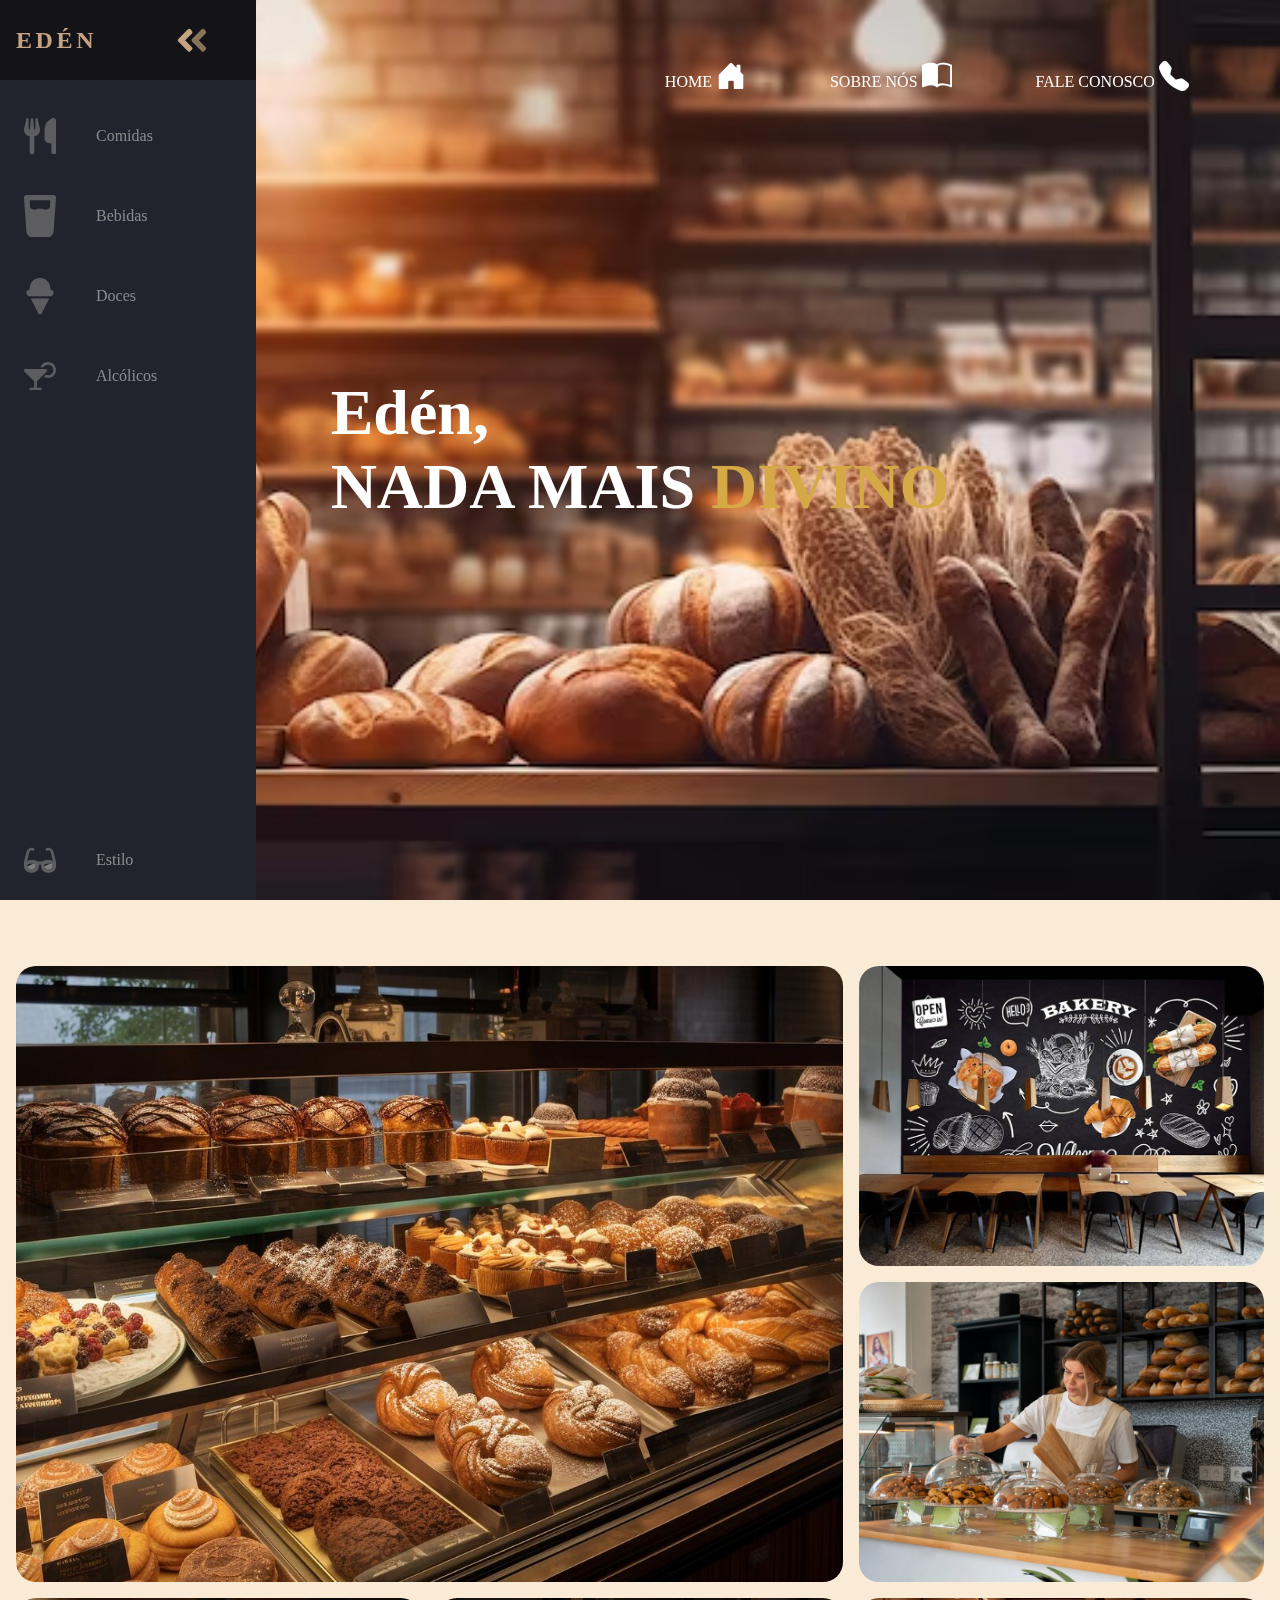
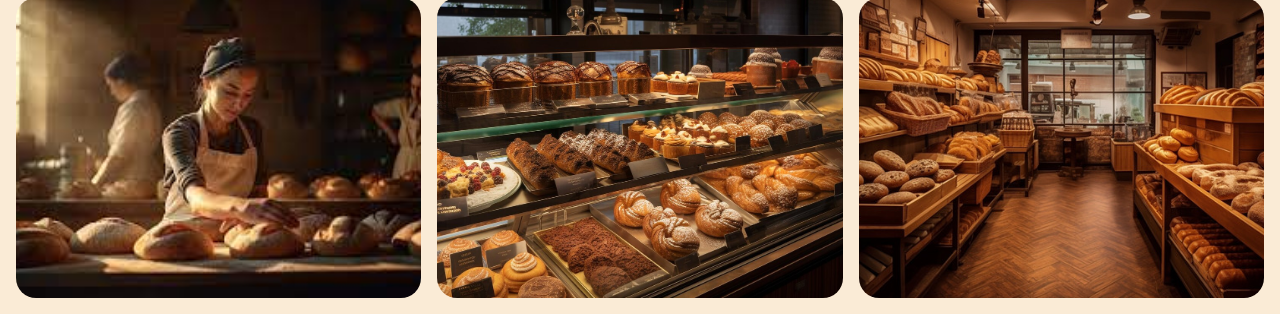
<file: Éden - Copia/index.html>
<!DOCTYPE html>
<html lang="en">
<head>
    <meta charset="UTF-8">
    <meta name="viewport" content="width=device-width, initial-scale=1.0">
    <title>Document</title>
    <link rel="stylesheet" href="style.css">
    <link rel="stylesheet" href="https://cdn.jsdelivr.net/npm/bootstrap-icons@1.11.3/font/bootstrap-icons.min.css">
</head>
<body>
    <header id="trasparente-menu">
        <div class=container>
            <div class="flex">
                <a href="hero.html"><i class="bi bi-shop"></i></a>
                <nav>
                    <ul>
                        <li><a href="index.html">HOME <i class="bi bi-house-door-fill"></i></a></li>
                        <li><a href="sobre nós.html">SOBRE NÓS <i class="bi bi-book-half"></i></a></li>
                        <li><a href="fale conosco.html">FALE CONOSCO <i class="bi bi-telephone-fill"></i></a></li>
                    </ul>
                </nav>
                

            </div>
        </div><!--container-->
    </header>
    <section class="banner">
        <h1>Edén,<br>NADA MAIS <span>DIVINO</span></h1>
    </section>
    <script src="menu.js"></script>
    <nav class="navbar">
        <ul class="navbar-nav">
          <li class="logo">
            <a href="hero.html" class="nav-link">
              <span class="link-text logo-text">EDÉN</span>
              <svg
                aria-hidden="true"
                focusable="false"
                data-prefix="fad"
                data-icon="angle-double-right"
                role="img"
                xmlns="http://www.w3.org/2000/svg"
                viewBox="0 0 448 512"
                class="svg-inline--fa fa-angle-double-right fa-w-14 fa-5x"
              >
                <g class="fa-group">
                  <path
                    fill="currentColor"
                    d="M224 273L88.37 409a23.78 23.78 0 0 1-33.8 0L32 386.36a23.94 23.94 0 0 1 0-33.89l96.13-96.37L32 159.73a23.94 23.94 0 0 1 0-33.89l22.44-22.79a23.78 23.78 0 0 1 33.8 0L223.88 239a23.94 23.94 0 0 1 .1 34z"
                    class="fa-secondary"
                  ></path>
                  <path
                    fill="currentColor"
                    d="M415.89 273L280.34 409a23.77 23.77 0 0 1-33.79 0L224 386.26a23.94 23.94 0 0 1 0-33.89L320.11 256l-96-96.47a23.94 23.94 0 0 1 0-33.89l22.52-22.59a23.77 23.77 0 0 1 33.79 0L416 239a24 24 0 0 1-.11 34z"
                    class="fa-primary"
                  ></path>
                </g>
              </svg>
            </a>
          </li>
    
          <li class="nav-item">
            <a href="comida.html" class="nav-link">
                <svg xmlns="http://www.w3.org/2000/svg" viewBox="0 0 448 512"><!--!Font Awesome Free 6.5.2 by @fontawesome - https://fontawesome.com License - https://fontawesome.com/license/free Copyright 2024 Fonticons, Inc.-->
                    <path 
                    fill="currentColor"
                    class="fa-secondary"
                    d="M416 0C400 0 288 32 288 176V288c0 35.3 28.7 64 64 64h32V480c0 17.7 14.3 32 32 32s32-14.3 32-32V352 240 32c0-17.7-14.3-32-32-32zM64 16C64 7.8 57.9 1 49.7 .1S34.2 4.6 32.4 12.5L2.1 148.8C.7 155.1 0 161.5 0 167.9c0 45.9 35.1 83.6 80 87.7V480c0 17.7 14.3 32 32 32s32-14.3 32-32V255.6c44.9-4.1 80-41.8 80-87.7c0-6.4-.7-12.8-2.1-19.1L191.6 12.5c-1.8-8-9.3-13.3-17.4-12.4S160 7.8 160 16V150.2c0 5.4-4.4 9.8-9.8 9.8c-5.1 0-9.3-3.9-9.8-9L127.9 14.6C127.2 6.3 120.3 0 112 0s-15.2 6.3-15.9 14.6L83.7 151c-.5 5.1-4.7 9-9.8 9c-5.4 0-9.8-4.4-9.8-9.8V16zm48.3 152l-.3 0-.3 0 .3-.7 .3 .7z"/>
                </svg>
              <span class="link-text">Comidas</span>
            </a>
          </li>
    
          <li class="nav-item">
            <a href="bebidas.html" class="nav-link">
                <svg xmlns="http://www.w3.org/2000/svg" viewBox="0 0 384 512"><!--!Font Awesome Free 6.5.2 by @fontawesome - https://fontawesome.com License - https://fontawesome.com/license/free Copyright 2024 Fonticons, Inc.-->
                    <path 
                    fill="currentColor"
                    class="fa-secondary"
                    d="M32 0C23.1 0 14.6 3.7 8.6 10.2S-.6 25.4 .1 34.3L28.9 437.7c3 41.9 37.8 74.3 79.8 74.3H275.3c42 0 76.8-32.4 79.8-74.3L383.9 34.3c.6-8.9-2.4-17.6-8.5-24.1S360.9 0 352 0H32zM73 156.5L66.4 64H317.6L311 156.5l-24.2 12.1c-19.4 9.7-42.2 9.7-61.6 0c-20.9-10.4-45.5-10.4-66.4 0c-19.4 9.7-42.2 9.7-61.6 0L73 156.5z"/>
                </svg>
            
              <span class="link-text">Bebidas</span>
            </a>
          </li>
    
          <li class="nav-item">
            <a href="doces.html" class="nav-link">
                <svg xmlns="http://www.w3.org/2000/svg" viewBox="0 0 448 512"><!--!Font Awesome Free 6.5.2 by @fontawesome - https://fontawesome.com License - https://fontawesome.com/license/free Copyright 2024 Fonticons, Inc.-->
                    <path 
                    fill="currentColor"
                    class="fa-secondary"
                    d="M367.1 160c.6-5.3 .9-10.6 .9-16C368 64.5 303.5 0 224 0S80 64.5 80 144c0 5.4 .3 10.7 .9 16H80c-26.5 0-48 21.5-48 48s21.5 48 48 48h53.5 181H368c26.5 0 48-21.5 48-48s-21.5-48-48-48h-.9zM96 288L200.8 497.7c4.4 8.8 13.3 14.3 23.2 14.3s18.8-5.5 23.2-14.3L352 288H96z"/>
                </svg>
              <span class="link-text">Doces</span>
            </a>
          </li>
    
          <li class="nav-item">
            <a href="alcólicos.html" class="nav-link">
                <svg xmlns="http://www.w3.org/2000/svg" viewBox="0 0 576 512"><!--!Font Awesome Free 6.5.2 by @fontawesome - https://fontawesome.com License - https://fontawesome.com/license/free Copyright 2024 Fonticons, Inc.-->
                    <path
                    fill="currentColor"
                    class="fa-secondary" 
                    d="M432 240c53 0 96-43 96-96s-43-96-96-96c-35.5 0-66.6 19.3-83.2 48H296.2C316 40.1 369.3 0 432 0c79.5 0 144 64.5 144 144s-64.5 144-144 144c-27.7 0-53.5-7.8-75.5-21.3l35.4-35.4c12.2 5.6 25.8 8.7 40.1 8.7zM1.8 142.8C5.5 133.8 14.3 128 24 128H392c9.7 0 18.5 5.8 22.2 14.8s1.7 19.3-5.2 26.2l-177 177V464h64c13.3 0 24 10.7 24 24s-10.7 24-24 24H208 120c-13.3 0-24-10.7-24-24s10.7-24 24-24h64V345.9L7 169c-6.9-6.9-8.9-17.2-5.2-26.2z"/>
                </svg>
              <span class="link-text">Alcólicos</span>
            </a>
          </li>
    
          <li class="nav-item" id="themeButton">
            <a href="#" class="nav-link">
              <svg
                class="theme-icon"
                id="lightIcon"
                aria-hidden="true"
                focusable="false"
                data-prefix="fad"
                data-icon="moon-stars"
                role="img"
                xmlns="http://www.w3.org/2000/svg"
                viewBox="0 0 512 512"
                class="svg-inline--fa fa-moon-stars fa-w-16 fa-7x"
              >
                <g class="fa-group">
                  <path
                    fill="currentColor"
                    d="M320 32L304 0l-16 32-32 16 32 16 16 32 16-32 32-16zm138.7 149.3L432 128l-26.7 53.3L352 208l53.3 26.7L432 288l26.7-53.3L512 208z"
                    class="fa-secondary"
                  ></path>
                  <path
                    fill="currentColor"
                    d="M332.2 426.4c8.1-1.6 13.9 8 8.6 14.5a191.18 191.18 0 0 1-149 71.1C85.8 512 0 426 0 320c0-120 108.7-210.6 227-188.8 8.2 1.6 10.1 12.6 2.8 16.7a150.3 150.3 0 0 0-76.1 130.8c0 94 85.4 165.4 178.5 147.7z"
                    class="fa-primary"
                  ></path>
                </g>
              </svg>
              <svg
                class="theme-icon"
                id="solarIcon"
                aria-hidden="true"
                focusable="false"
                data-prefix="fad"
                data-icon="sun"
                role="img"
                xmlns="http://www.w3.org/2000/svg"
                viewBox="0 0 512 512"
                class="svg-inline--fa fa-sun fa-w-16 fa-7x"
              >
                <g class="fa-group">
                  <path
                    fill="currentColor"
                    d="M502.42 240.5l-94.7-47.3 33.5-100.4c4.5-13.6-8.4-26.5-21.9-21.9l-100.4 33.5-47.41-94.8a17.31 17.31 0 0 0-31 0l-47.3 94.7L92.7 70.8c-13.6-4.5-26.5 8.4-21.9 21.9l33.5 100.4-94.7 47.4a17.31 17.31 0 0 0 0 31l94.7 47.3-33.5 100.5c-4.5 13.6 8.4 26.5 21.9 21.9l100.41-33.5 47.3 94.7a17.31 17.31 0 0 0 31 0l47.31-94.7 100.4 33.5c13.6 4.5 26.5-8.4 21.9-21.9l-33.5-100.4 94.7-47.3a17.33 17.33 0 0 0 .2-31.1zm-155.9 106c-49.91 49.9-131.11 49.9-181 0a128.13 128.13 0 0 1 0-181c49.9-49.9 131.1-49.9 181 0a128.13 128.13 0 0 1 0 181z"
                    class="fa-secondary"
                  ></path>
                  <path
                    fill="currentColor"
                    d="M352 256a96 96 0 1 1-96-96 96.15 96.15 0 0 1 96 96z"
                    class="fa-primary"
                  ></path>
                </g>
              </svg>
              <svg
                class="theme-icon"
                id="darkIcon"
                aria-hidden="true"
                focusable="false"
                data-prefix="fad"
                data-icon="sunglasses"
                role="img"
                xmlns="http://www.w3.org/2000/svg"
                viewBox="0 0 576 512"
                class="svg-inline--fa fa-sunglasses fa-w-18 fa-7x"
              >
                <g class="fa-group">
                  <path
                    fill="currentColor"
                    d="M574.09 280.38L528.75 98.66a87.94 87.94 0 0 0-113.19-62.14l-15.25 5.08a16 16 0 0 0-10.12 20.25L395.25 77a16 16 0 0 0 20.22 10.13l13.19-4.39c10.87-3.63 23-3.57 33.15 1.73a39.59 39.59 0 0 1 20.38 25.81l38.47 153.83a276.7 276.7 0 0 0-81.22-12.47c-34.75 0-74 7-114.85 26.75h-73.18c-40.85-19.75-80.07-26.75-114.85-26.75a276.75 276.75 0 0 0-81.22 12.45l38.47-153.8a39.61 39.61 0 0 1 20.38-25.82c10.15-5.29 22.28-5.34 33.15-1.73l13.16 4.39A16 16 0 0 0 180.75 77l5.06-15.19a16 16 0 0 0-10.12-20.21l-15.25-5.08A87.95 87.95 0 0 0 47.25 98.65L1.91 280.38A75.35 75.35 0 0 0 0 295.86v70.25C0 429 51.59 480 115.19 480h37.12c60.28 0 110.38-45.94 114.88-105.37l2.93-38.63h35.76l2.93 38.63c4.5 59.43 54.6 105.37 114.88 105.37h37.12C524.41 480 576 429 576 366.13v-70.25a62.67 62.67 0 0 0-1.91-15.5zM203.38 369.8c-2 25.9-24.41 46.2-51.07 46.2h-37.12C87 416 64 393.63 64 366.11v-37.55a217.35 217.35 0 0 1 72.59-12.9 196.51 196.51 0 0 1 69.91 12.9zM512 366.13c0 27.5-23 49.87-51.19 49.87h-37.12c-26.69 0-49.1-20.3-51.07-46.2l-3.12-41.24a196.55 196.55 0 0 1 69.94-12.9A217.41 217.41 0 0 1 512 328.58z"
                    class="fa-secondary"
                  ></path>
                  <path
                    fill="currentColor"
                    d="M64.19 367.9c0-.61-.19-1.18-.19-1.8 0 27.53 23 49.9 51.19 49.9h37.12c26.66 0 49.1-20.3 51.07-46.2l3.12-41.24c-14-5.29-28.31-8.38-42.78-10.42zm404-50l-95.83 47.91.3 4c2 25.9 24.38 46.2 51.07 46.2h37.12C489 416 512 393.63 512 366.13v-37.55a227.76 227.76 0 0 0-43.85-10.66z"
                    class="fa-primary"
                  ></path>
                </g>
              </svg>
              <span class="link-text">Estilo</span>
            </a>
          </li>
        </ul>
      </nav>
      <script src="theme.js"></script>
      <div class="image-grid">
		<img class="image-grid-col-2 image-grid-row-2" src="home/uma-padaria-com-uma-montra-de-pastelaria-e-pastelaria_188544-40882.jpg" alt="architecture">
		<img src="home/Mesa parede.jpg" alt="architecture">
		<img src="home/mulher balcão.jpg" alt="architecture">
		<img src="home/images.jpg" alt="architecture">
		<img src="home/uma-padaria-com-uma-montra-de-pastelaria-e-pastelaria_188544-40882.jpg" alt="architecture">
        <img src="home/pngtree-bakery-with-many-wooden-shelves-with-lots-of-bread-image_2524518.jpg" alt="architecture">
	</div>
</body>
</html>
</file>
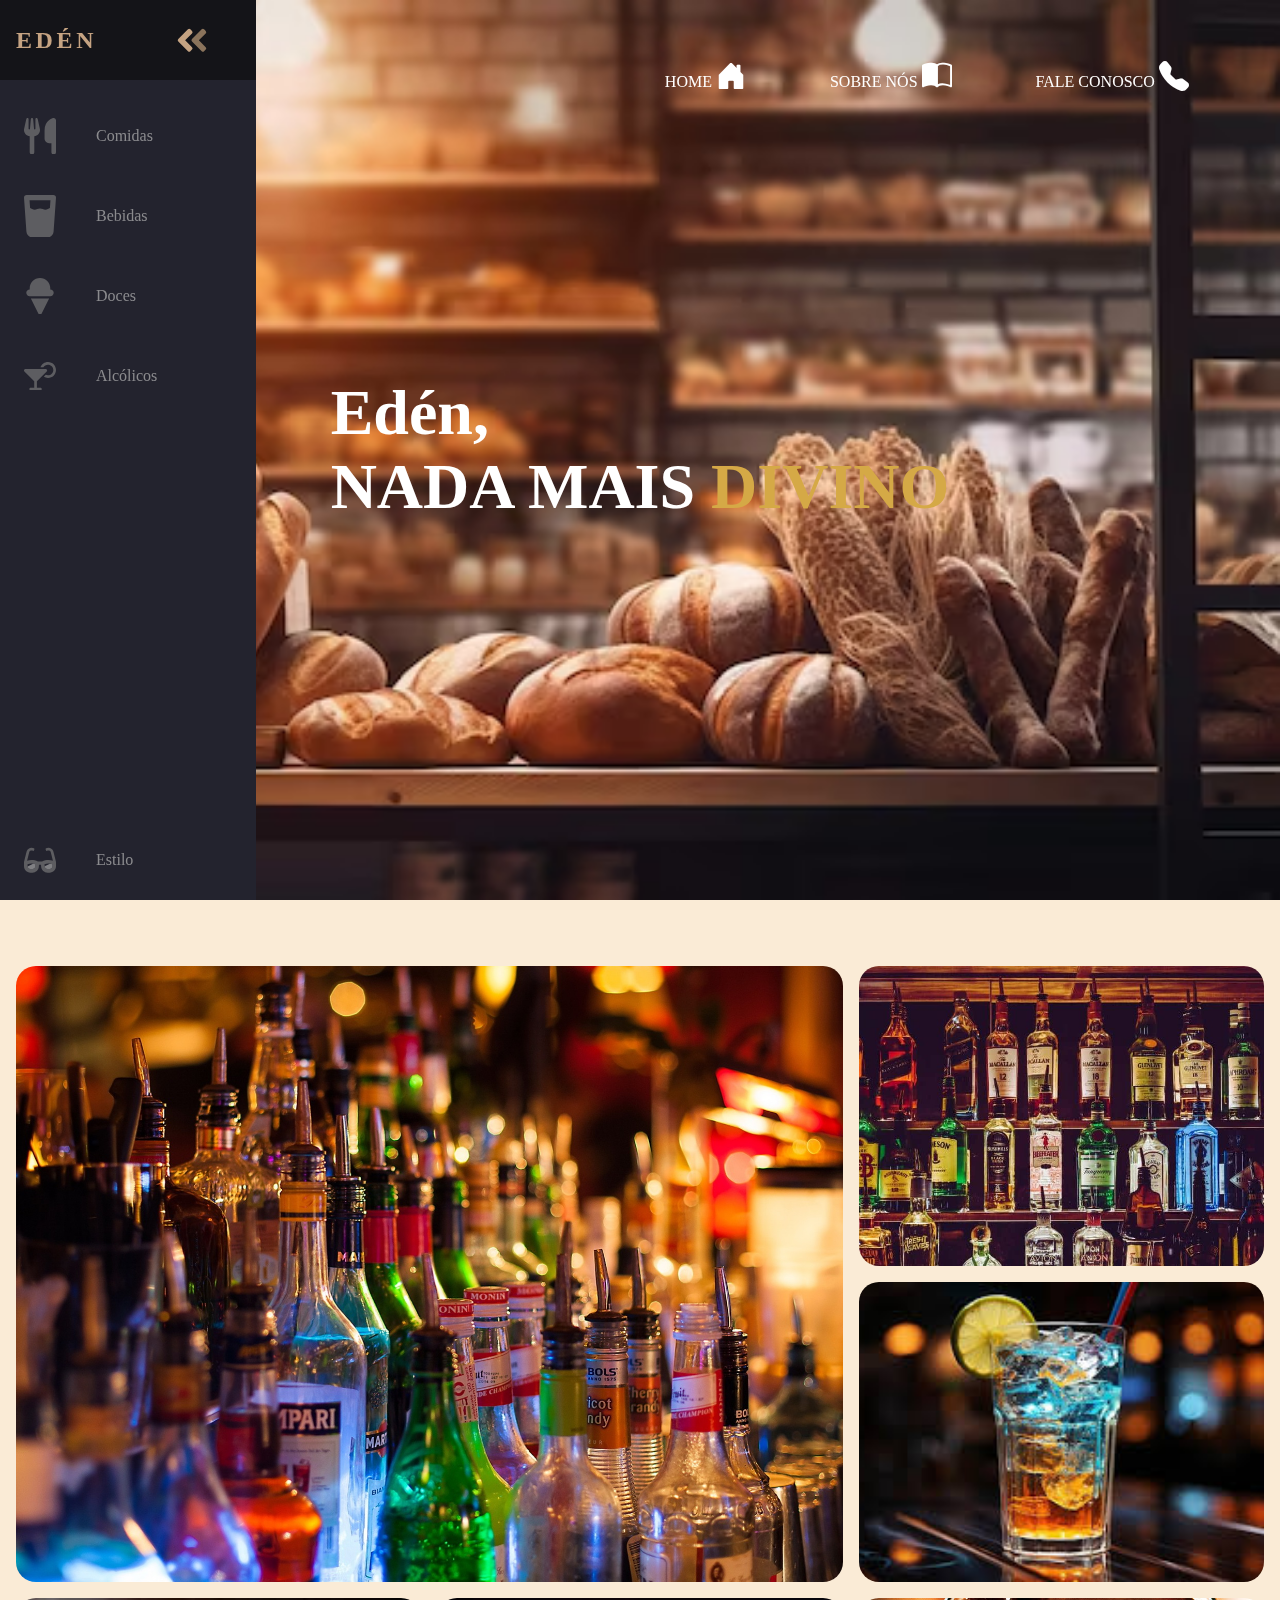
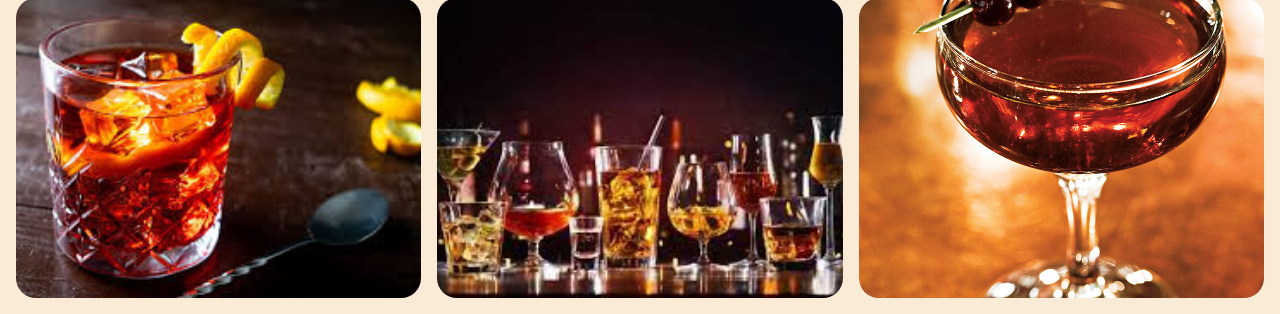
<file: Éden - Copia/alcólicos.html>
<!DOCTYPE html>
<html lang="en">
<head>
    <meta charset="UTF-8">
    <meta name="viewport" content="width=device-width, initial-scale=1.0">
    <title>Document</title>
    <link rel="stylesheet" href="style.css">
    <link rel="stylesheet" href="https://cdn.jsdelivr.net/npm/bootstrap-icons@1.11.3/font/bootstrap-icons.min.css">
</head>
<body>
    <header id="trasparente-menu">
        <div class=container>
            <div class="flex">
                <a href="hero.html"><i class="bi bi-shop"></i></a>
                <nav>
                    <ul>
                        <li><a href="index.html">HOME <i class="bi bi-house-door-fill"></i></a></li>
                        <li><a href="sobre nós.html">SOBRE NÓS <i class="bi bi-book-half"></i></a></li>
                        <li><a href="fale conosco.html">FALE CONOSCO <i class="bi bi-telephone-fill"></i></a></li>
                    </ul>
                </nav>
                

            </div>
        </div><!--container-->
    </header>
    <section class="banner">
        <h1>Edén,<br>NADA MAIS <span>DIVINO</span></h1>
    </section>
    <script src="menu.js"></script>
    <nav class="navbar">
        <ul class="navbar-nav">
          <li class="logo">
            <a href="hero.html" class="nav-link">
              <span class="link-text logo-text">EDÉN</span>
              <svg
                aria-hidden="true"
                focusable="false"
                data-prefix="fad"
                data-icon="angle-double-right"
                role="img"
                xmlns="http://www.w3.org/2000/svg"
                viewBox="0 0 448 512"
                class="svg-inline--fa fa-angle-double-right fa-w-14 fa-5x"
              >
                <g class="fa-group">
                  <path
                    fill="currentColor"
                    d="M224 273L88.37 409a23.78 23.78 0 0 1-33.8 0L32 386.36a23.94 23.94 0 0 1 0-33.89l96.13-96.37L32 159.73a23.94 23.94 0 0 1 0-33.89l22.44-22.79a23.78 23.78 0 0 1 33.8 0L223.88 239a23.94 23.94 0 0 1 .1 34z"
                    class="fa-secondary"
                  ></path>
                  <path
                    fill="currentColor"
                    d="M415.89 273L280.34 409a23.77 23.77 0 0 1-33.79 0L224 386.26a23.94 23.94 0 0 1 0-33.89L320.11 256l-96-96.47a23.94 23.94 0 0 1 0-33.89l22.52-22.59a23.77 23.77 0 0 1 33.79 0L416 239a24 24 0 0 1-.11 34z"
                    class="fa-primary"
                  ></path>
                </g>
              </svg>
            </a>
          </li>
    
          <li class="nav-item">
            <a href="comida.html" class="nav-link">
                <svg xmlns="http://www.w3.org/2000/svg" viewBox="0 0 448 512"><!--!Font Awesome Free 6.5.2 by @fontawesome - https://fontawesome.com License - https://fontawesome.com/license/free Copyright 2024 Fonticons, Inc.-->
                    <path 
                    fill="currentColor"
                    class="fa-secondary"
                    d="M416 0C400 0 288 32 288 176V288c0 35.3 28.7 64 64 64h32V480c0 17.7 14.3 32 32 32s32-14.3 32-32V352 240 32c0-17.7-14.3-32-32-32zM64 16C64 7.8 57.9 1 49.7 .1S34.2 4.6 32.4 12.5L2.1 148.8C.7 155.1 0 161.5 0 167.9c0 45.9 35.1 83.6 80 87.7V480c0 17.7 14.3 32 32 32s32-14.3 32-32V255.6c44.9-4.1 80-41.8 80-87.7c0-6.4-.7-12.8-2.1-19.1L191.6 12.5c-1.8-8-9.3-13.3-17.4-12.4S160 7.8 160 16V150.2c0 5.4-4.4 9.8-9.8 9.8c-5.1 0-9.3-3.9-9.8-9L127.9 14.6C127.2 6.3 120.3 0 112 0s-15.2 6.3-15.9 14.6L83.7 151c-.5 5.1-4.7 9-9.8 9c-5.4 0-9.8-4.4-9.8-9.8V16zm48.3 152l-.3 0-.3 0 .3-.7 .3 .7z"/>
                </svg>
              <span class="link-text">Comidas</span>
            </a>
          </li>
    
          <li class="nav-item">
            <a href="bebidas.html" class="nav-link">
                <svg xmlns="http://www.w3.org/2000/svg" viewBox="0 0 384 512"><!--!Font Awesome Free 6.5.2 by @fontawesome - https://fontawesome.com License - https://fontawesome.com/license/free Copyright 2024 Fonticons, Inc.-->
                    <path 
                    fill="currentColor"
                    class="fa-secondary"
                    d="M32 0C23.1 0 14.6 3.7 8.6 10.2S-.6 25.4 .1 34.3L28.9 437.7c3 41.9 37.8 74.3 79.8 74.3H275.3c42 0 76.8-32.4 79.8-74.3L383.9 34.3c.6-8.9-2.4-17.6-8.5-24.1S360.9 0 352 0H32zM73 156.5L66.4 64H317.6L311 156.5l-24.2 12.1c-19.4 9.7-42.2 9.7-61.6 0c-20.9-10.4-45.5-10.4-66.4 0c-19.4 9.7-42.2 9.7-61.6 0L73 156.5z"/>
                </svg>
            
              <span class="link-text">Bebidas</span>
            </a>
          </li>
    
          <li class="nav-item">
            <a href="doces.html" class="nav-link">
                <svg xmlns="http://www.w3.org/2000/svg" viewBox="0 0 448 512"><!--!Font Awesome Free 6.5.2 by @fontawesome - https://fontawesome.com License - https://fontawesome.com/license/free Copyright 2024 Fonticons, Inc.-->
                    <path 
                    fill="currentColor"
                    class="fa-secondary"
                    d="M367.1 160c.6-5.3 .9-10.6 .9-16C368 64.5 303.5 0 224 0S80 64.5 80 144c0 5.4 .3 10.7 .9 16H80c-26.5 0-48 21.5-48 48s21.5 48 48 48h53.5 181H368c26.5 0 48-21.5 48-48s-21.5-48-48-48h-.9zM96 288L200.8 497.7c4.4 8.8 13.3 14.3 23.2 14.3s18.8-5.5 23.2-14.3L352 288H96z"/>
                </svg>
              <span class="link-text">Doces</span>
            </a>
          </li>
    
          <li class="nav-item">
            <a href="alcólicos.html" class="nav-link">
                <svg xmlns="http://www.w3.org/2000/svg" viewBox="0 0 576 512"><!--!Font Awesome Free 6.5.2 by @fontawesome - https://fontawesome.com License - https://fontawesome.com/license/free Copyright 2024 Fonticons, Inc.-->
                    <path
                    fill="currentColor"
                    class="fa-secondary" 
                    d="M432 240c53 0 96-43 96-96s-43-96-96-96c-35.5 0-66.6 19.3-83.2 48H296.2C316 40.1 369.3 0 432 0c79.5 0 144 64.5 144 144s-64.5 144-144 144c-27.7 0-53.5-7.8-75.5-21.3l35.4-35.4c12.2 5.6 25.8 8.7 40.1 8.7zM1.8 142.8C5.5 133.8 14.3 128 24 128H392c9.7 0 18.5 5.8 22.2 14.8s1.7 19.3-5.2 26.2l-177 177V464h64c13.3 0 24 10.7 24 24s-10.7 24-24 24H208 120c-13.3 0-24-10.7-24-24s10.7-24 24-24h64V345.9L7 169c-6.9-6.9-8.9-17.2-5.2-26.2z"/>
                </svg>
              <span class="link-text">Alcólicos</span>
            </a>
          </li>
    
          <li class="nav-item" id="themeButton">
            <a href="#" class="nav-link">
              <svg
                class="theme-icon"
                id="lightIcon"
                aria-hidden="true"
                focusable="false"
                data-prefix="fad"
                data-icon="moon-stars"
                role="img"
                xmlns="http://www.w3.org/2000/svg"
                viewBox="0 0 512 512"
                class="svg-inline--fa fa-moon-stars fa-w-16 fa-7x"
              >
                <g class="fa-group">
                  <path
                    fill="currentColor"
                    d="M320 32L304 0l-16 32-32 16 32 16 16 32 16-32 32-16zm138.7 149.3L432 128l-26.7 53.3L352 208l53.3 26.7L432 288l26.7-53.3L512 208z"
                    class="fa-secondary"
                  ></path>
                  <path
                    fill="currentColor"
                    d="M332.2 426.4c8.1-1.6 13.9 8 8.6 14.5a191.18 191.18 0 0 1-149 71.1C85.8 512 0 426 0 320c0-120 108.7-210.6 227-188.8 8.2 1.6 10.1 12.6 2.8 16.7a150.3 150.3 0 0 0-76.1 130.8c0 94 85.4 165.4 178.5 147.7z"
                    class="fa-primary"
                  ></path>
                </g>
              </svg>
              <svg
                class="theme-icon"
                id="solarIcon"
                aria-hidden="true"
                focusable="false"
                data-prefix="fad"
                data-icon="sun"
                role="img"
                xmlns="http://www.w3.org/2000/svg"
                viewBox="0 0 512 512"
                class="svg-inline--fa fa-sun fa-w-16 fa-7x"
              >
                <g class="fa-group">
                  <path
                    fill="currentColor"
                    d="M502.42 240.5l-94.7-47.3 33.5-100.4c4.5-13.6-8.4-26.5-21.9-21.9l-100.4 33.5-47.41-94.8a17.31 17.31 0 0 0-31 0l-47.3 94.7L92.7 70.8c-13.6-4.5-26.5 8.4-21.9 21.9l33.5 100.4-94.7 47.4a17.31 17.31 0 0 0 0 31l94.7 47.3-33.5 100.5c-4.5 13.6 8.4 26.5 21.9 21.9l100.41-33.5 47.3 94.7a17.31 17.31 0 0 0 31 0l47.31-94.7 100.4 33.5c13.6 4.5 26.5-8.4 21.9-21.9l-33.5-100.4 94.7-47.3a17.33 17.33 0 0 0 .2-31.1zm-155.9 106c-49.91 49.9-131.11 49.9-181 0a128.13 128.13 0 0 1 0-181c49.9-49.9 131.1-49.9 181 0a128.13 128.13 0 0 1 0 181z"
                    class="fa-secondary"
                  ></path>
                  <path
                    fill="currentColor"
                    d="M352 256a96 96 0 1 1-96-96 96.15 96.15 0 0 1 96 96z"
                    class="fa-primary"
                  ></path>
                </g>
              </svg>
              <svg
                class="theme-icon"
                id="darkIcon"
                aria-hidden="true"
                focusable="false"
                data-prefix="fad"
                data-icon="sunglasses"
                role="img"
                xmlns="http://www.w3.org/2000/svg"
                viewBox="0 0 576 512"
                class="svg-inline--fa fa-sunglasses fa-w-18 fa-7x"
              >
                <g class="fa-group">
                  <path
                    fill="currentColor"
                    d="M574.09 280.38L528.75 98.66a87.94 87.94 0 0 0-113.19-62.14l-15.25 5.08a16 16 0 0 0-10.12 20.25L395.25 77a16 16 0 0 0 20.22 10.13l13.19-4.39c10.87-3.63 23-3.57 33.15 1.73a39.59 39.59 0 0 1 20.38 25.81l38.47 153.83a276.7 276.7 0 0 0-81.22-12.47c-34.75 0-74 7-114.85 26.75h-73.18c-40.85-19.75-80.07-26.75-114.85-26.75a276.75 276.75 0 0 0-81.22 12.45l38.47-153.8a39.61 39.61 0 0 1 20.38-25.82c10.15-5.29 22.28-5.34 33.15-1.73l13.16 4.39A16 16 0 0 0 180.75 77l5.06-15.19a16 16 0 0 0-10.12-20.21l-15.25-5.08A87.95 87.95 0 0 0 47.25 98.65L1.91 280.38A75.35 75.35 0 0 0 0 295.86v70.25C0 429 51.59 480 115.19 480h37.12c60.28 0 110.38-45.94 114.88-105.37l2.93-38.63h35.76l2.93 38.63c4.5 59.43 54.6 105.37 114.88 105.37h37.12C524.41 480 576 429 576 366.13v-70.25a62.67 62.67 0 0 0-1.91-15.5zM203.38 369.8c-2 25.9-24.41 46.2-51.07 46.2h-37.12C87 416 64 393.63 64 366.11v-37.55a217.35 217.35 0 0 1 72.59-12.9 196.51 196.51 0 0 1 69.91 12.9zM512 366.13c0 27.5-23 49.87-51.19 49.87h-37.12c-26.69 0-49.1-20.3-51.07-46.2l-3.12-41.24a196.55 196.55 0 0 1 69.94-12.9A217.41 217.41 0 0 1 512 328.58z"
                    class="fa-secondary"
                  ></path>
                  <path
                    fill="currentColor"
                    d="M64.19 367.9c0-.61-.19-1.18-.19-1.8 0 27.53 23 49.9 51.19 49.9h37.12c26.66 0 49.1-20.3 51.07-46.2l3.12-41.24c-14-5.29-28.31-8.38-42.78-10.42zm404-50l-95.83 47.91.3 4c2 25.9 24.38 46.2 51.07 46.2h37.12C489 416 512 393.63 512 366.13v-37.55a227.76 227.76 0 0 0-43.85-10.66z"
                    class="fa-primary"
                  ></path>
                </g>
              </svg>
              <span class="link-text">Estilo</span>
            </a>
          </li>
        </ul>
      </nav>
      <script src="theme.js"></script>
      <div class="image-grid">
        <img class="image-grid-col-2 image-grid-row-2" src="alcólicos/Bar-bottles-alcohol-drinks_1600x1200.jpg" alt="architecture">
        <img src="alcólicos/a-38-qlsl1uvxg4x08shmak51wdnrqyk13clw7a0p6jrpjs.jpg" alt="architecture">
        <img src="alcólicos/images (1).jpg" alt="architecture">
        <img src="alcólicos/images (2).jpg" alt="architecture">
        <img src="alcólicos/images.jpg" alt="architecture">
        <img src="alcólicos/Manhattan.jpg" alt="architecture">
    </div>
</body>
</html>
</file>
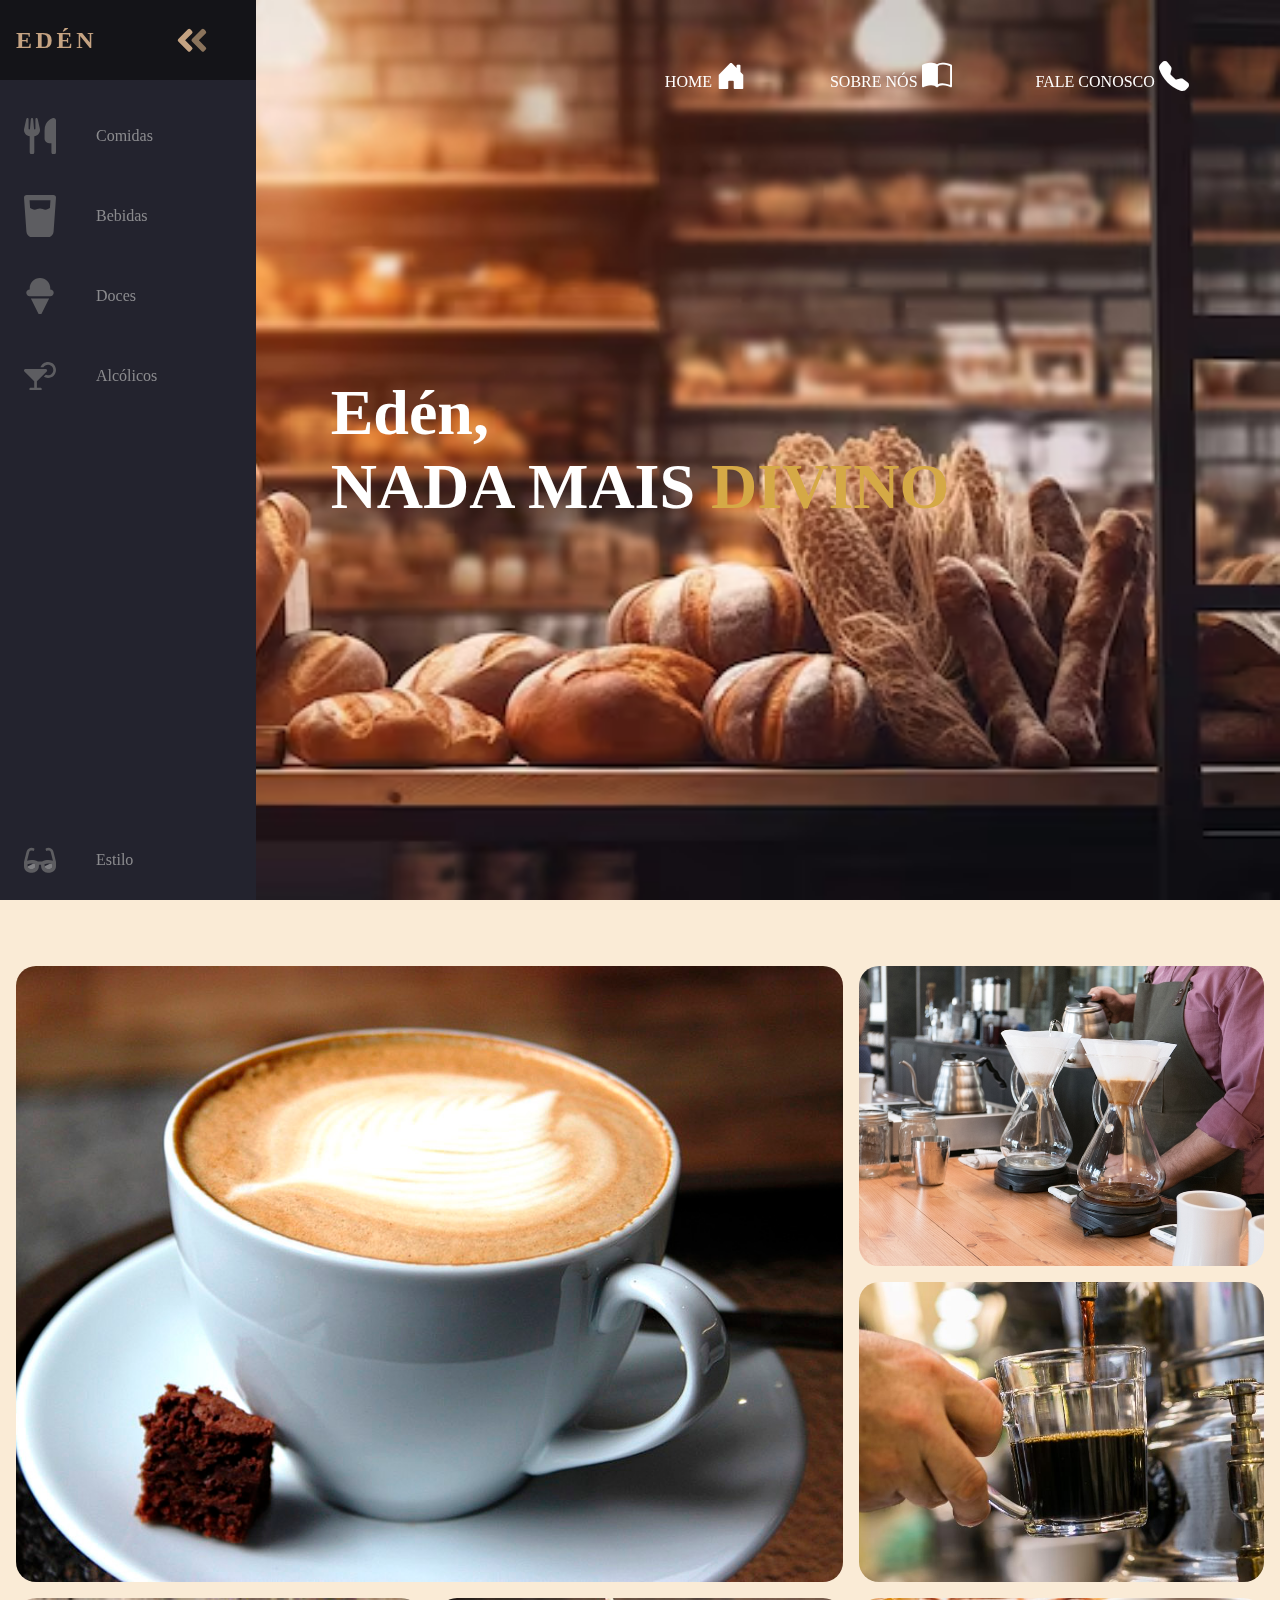
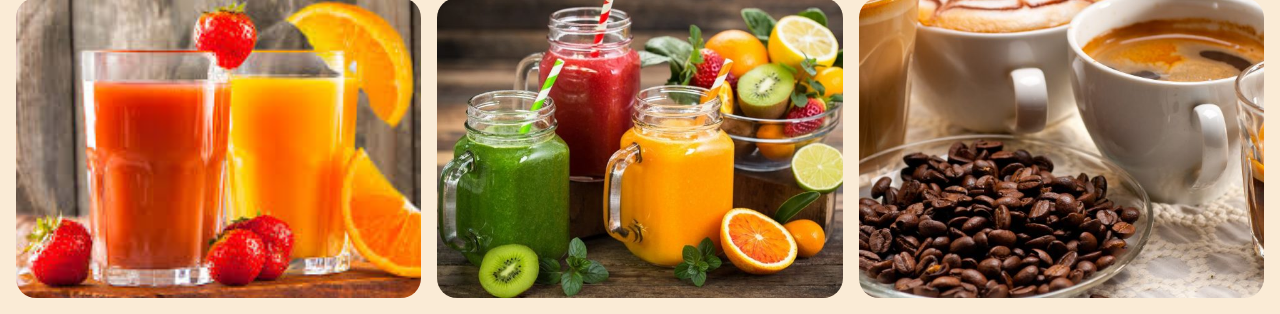
<file: Éden - Copia/bebidas.html>
<!DOCTYPE html>
<html lang="en">
<head>
    <meta charset="UTF-8">
    <meta name="viewport" content="width=device-width, initial-scale=1.0">
    <title>Document</title>
    <link rel="stylesheet" href="style.css">
    <link rel="stylesheet" href="https://cdn.jsdelivr.net/npm/bootstrap-icons@1.11.3/font/bootstrap-icons.min.css">
</head>
<body>
    <header id="trasparente-menu">
        <div class=container>
            <div class="flex">
                <a href="hero.html"><i class="bi bi-shop"></i></a>
                <nav>
                    <ul>
                        <li><a href="index.html">HOME <i class="bi bi-house-door-fill"></i></a></li>
                        <li><a href="sobre nós.html">SOBRE NÓS <i class="bi bi-book-half"></i></a></li>
                        <li><a href="fale conosco.html">FALE CONOSCO <i class="bi bi-telephone-fill"></i></a></li>
                    </ul>
                </nav>
                

            </div>
        </div><!--container-->
    </header>
    <section class="banner">
        <h1>Edén,<br>NADA MAIS <span>DIVINO</span></h1>
    </section>
    <script src="menu.js"></script>
    <nav class="navbar">
        <ul class="navbar-nav">
          <li class="logo">
            <a href="hero.html" class="nav-link">
              <span class="link-text logo-text">EDÉN</span>
              <svg
                aria-hidden="true"
                focusable="false"
                data-prefix="fad"
                data-icon="angle-double-right"
                role="img"
                xmlns="http://www.w3.org/2000/svg"
                viewBox="0 0 448 512"
                class="svg-inline--fa fa-angle-double-right fa-w-14 fa-5x"
              >
                <g class="fa-group">
                  <path
                    fill="currentColor"
                    d="M224 273L88.37 409a23.78 23.78 0 0 1-33.8 0L32 386.36a23.94 23.94 0 0 1 0-33.89l96.13-96.37L32 159.73a23.94 23.94 0 0 1 0-33.89l22.44-22.79a23.78 23.78 0 0 1 33.8 0L223.88 239a23.94 23.94 0 0 1 .1 34z"
                    class="fa-secondary"
                  ></path>
                  <path
                    fill="currentColor"
                    d="M415.89 273L280.34 409a23.77 23.77 0 0 1-33.79 0L224 386.26a23.94 23.94 0 0 1 0-33.89L320.11 256l-96-96.47a23.94 23.94 0 0 1 0-33.89l22.52-22.59a23.77 23.77 0 0 1 33.79 0L416 239a24 24 0 0 1-.11 34z"
                    class="fa-primary"
                  ></path>
                </g>
              </svg>
            </a>
          </li>
    
          <li class="nav-item">
            <a href="comida.html" class="nav-link">
                <svg xmlns="http://www.w3.org/2000/svg" viewBox="0 0 448 512"><!--!Font Awesome Free 6.5.2 by @fontawesome - https://fontawesome.com License - https://fontawesome.com/license/free Copyright 2024 Fonticons, Inc.-->
                    <path 
                    fill="currentColor"
                    class="fa-secondary"
                    d="M416 0C400 0 288 32 288 176V288c0 35.3 28.7 64 64 64h32V480c0 17.7 14.3 32 32 32s32-14.3 32-32V352 240 32c0-17.7-14.3-32-32-32zM64 16C64 7.8 57.9 1 49.7 .1S34.2 4.6 32.4 12.5L2.1 148.8C.7 155.1 0 161.5 0 167.9c0 45.9 35.1 83.6 80 87.7V480c0 17.7 14.3 32 32 32s32-14.3 32-32V255.6c44.9-4.1 80-41.8 80-87.7c0-6.4-.7-12.8-2.1-19.1L191.6 12.5c-1.8-8-9.3-13.3-17.4-12.4S160 7.8 160 16V150.2c0 5.4-4.4 9.8-9.8 9.8c-5.1 0-9.3-3.9-9.8-9L127.9 14.6C127.2 6.3 120.3 0 112 0s-15.2 6.3-15.9 14.6L83.7 151c-.5 5.1-4.7 9-9.8 9c-5.4 0-9.8-4.4-9.8-9.8V16zm48.3 152l-.3 0-.3 0 .3-.7 .3 .7z"/>
                </svg>
              <span class="link-text">Comidas</span>
            </a>
          </li>
    
          <li class="nav-item">
            <a href="bebidas.html" class="nav-link">
                <svg xmlns="http://www.w3.org/2000/svg" viewBox="0 0 384 512"><!--!Font Awesome Free 6.5.2 by @fontawesome - https://fontawesome.com License - https://fontawesome.com/license/free Copyright 2024 Fonticons, Inc.-->
                    <path 
                    fill="currentColor"
                    class="fa-secondary"
                    d="M32 0C23.1 0 14.6 3.7 8.6 10.2S-.6 25.4 .1 34.3L28.9 437.7c3 41.9 37.8 74.3 79.8 74.3H275.3c42 0 76.8-32.4 79.8-74.3L383.9 34.3c.6-8.9-2.4-17.6-8.5-24.1S360.9 0 352 0H32zM73 156.5L66.4 64H317.6L311 156.5l-24.2 12.1c-19.4 9.7-42.2 9.7-61.6 0c-20.9-10.4-45.5-10.4-66.4 0c-19.4 9.7-42.2 9.7-61.6 0L73 156.5z"/>
                </svg>
            
              <span class="link-text">Bebidas</span>
            </a>
          </li>
    
          <li class="nav-item">
            <a href="doces.html" class="nav-link">
                <svg xmlns="http://www.w3.org/2000/svg" viewBox="0 0 448 512"><!--!Font Awesome Free 6.5.2 by @fontawesome - https://fontawesome.com License - https://fontawesome.com/license/free Copyright 2024 Fonticons, Inc.-->
                    <path 
                    fill="currentColor"
                    class="fa-secondary"
                    d="M367.1 160c.6-5.3 .9-10.6 .9-16C368 64.5 303.5 0 224 0S80 64.5 80 144c0 5.4 .3 10.7 .9 16H80c-26.5 0-48 21.5-48 48s21.5 48 48 48h53.5 181H368c26.5 0 48-21.5 48-48s-21.5-48-48-48h-.9zM96 288L200.8 497.7c4.4 8.8 13.3 14.3 23.2 14.3s18.8-5.5 23.2-14.3L352 288H96z"/>
                </svg>
              <span class="link-text">Doces</span>
            </a>
          </li>
    
          <li class="nav-item">
            <a href="alcólicos.html" class="nav-link">
                <svg xmlns="http://www.w3.org/2000/svg" viewBox="0 0 576 512"><!--!Font Awesome Free 6.5.2 by @fontawesome - https://fontawesome.com License - https://fontawesome.com/license/free Copyright 2024 Fonticons, Inc.-->
                    <path
                    fill="currentColor"
                    class="fa-secondary" 
                    d="M432 240c53 0 96-43 96-96s-43-96-96-96c-35.5 0-66.6 19.3-83.2 48H296.2C316 40.1 369.3 0 432 0c79.5 0 144 64.5 144 144s-64.5 144-144 144c-27.7 0-53.5-7.8-75.5-21.3l35.4-35.4c12.2 5.6 25.8 8.7 40.1 8.7zM1.8 142.8C5.5 133.8 14.3 128 24 128H392c9.7 0 18.5 5.8 22.2 14.8s1.7 19.3-5.2 26.2l-177 177V464h64c13.3 0 24 10.7 24 24s-10.7 24-24 24H208 120c-13.3 0-24-10.7-24-24s10.7-24 24-24h64V345.9L7 169c-6.9-6.9-8.9-17.2-5.2-26.2z"/>
                </svg>
              <span class="link-text">Alcólicos</span>
            </a>
          </li>
    
          <li class="nav-item" id="themeButton">
            <a href="#" class="nav-link">
              <svg
                class="theme-icon"
                id="lightIcon"
                aria-hidden="true"
                focusable="false"
                data-prefix="fad"
                data-icon="moon-stars"
                role="img"
                xmlns="http://www.w3.org/2000/svg"
                viewBox="0 0 512 512"
                class="svg-inline--fa fa-moon-stars fa-w-16 fa-7x"
              >
                <g class="fa-group">
                  <path
                    fill="currentColor"
                    d="M320 32L304 0l-16 32-32 16 32 16 16 32 16-32 32-16zm138.7 149.3L432 128l-26.7 53.3L352 208l53.3 26.7L432 288l26.7-53.3L512 208z"
                    class="fa-secondary"
                  ></path>
                  <path
                    fill="currentColor"
                    d="M332.2 426.4c8.1-1.6 13.9 8 8.6 14.5a191.18 191.18 0 0 1-149 71.1C85.8 512 0 426 0 320c0-120 108.7-210.6 227-188.8 8.2 1.6 10.1 12.6 2.8 16.7a150.3 150.3 0 0 0-76.1 130.8c0 94 85.4 165.4 178.5 147.7z"
                    class="fa-primary"
                  ></path>
                </g>
              </svg>
              <svg
                class="theme-icon"
                id="solarIcon"
                aria-hidden="true"
                focusable="false"
                data-prefix="fad"
                data-icon="sun"
                role="img"
                xmlns="http://www.w3.org/2000/svg"
                viewBox="0 0 512 512"
                class="svg-inline--fa fa-sun fa-w-16 fa-7x"
              >
                <g class="fa-group">
                  <path
                    fill="currentColor"
                    d="M502.42 240.5l-94.7-47.3 33.5-100.4c4.5-13.6-8.4-26.5-21.9-21.9l-100.4 33.5-47.41-94.8a17.31 17.31 0 0 0-31 0l-47.3 94.7L92.7 70.8c-13.6-4.5-26.5 8.4-21.9 21.9l33.5 100.4-94.7 47.4a17.31 17.31 0 0 0 0 31l94.7 47.3-33.5 100.5c-4.5 13.6 8.4 26.5 21.9 21.9l100.41-33.5 47.3 94.7a17.31 17.31 0 0 0 31 0l47.31-94.7 100.4 33.5c13.6 4.5 26.5-8.4 21.9-21.9l-33.5-100.4 94.7-47.3a17.33 17.33 0 0 0 .2-31.1zm-155.9 106c-49.91 49.9-131.11 49.9-181 0a128.13 128.13 0 0 1 0-181c49.9-49.9 131.1-49.9 181 0a128.13 128.13 0 0 1 0 181z"
                    class="fa-secondary"
                  ></path>
                  <path
                    fill="currentColor"
                    d="M352 256a96 96 0 1 1-96-96 96.15 96.15 0 0 1 96 96z"
                    class="fa-primary"
                  ></path>
                </g>
              </svg>
              <svg
                class="theme-icon"
                id="darkIcon"
                aria-hidden="true"
                focusable="false"
                data-prefix="fad"
                data-icon="sunglasses"
                role="img"
                xmlns="http://www.w3.org/2000/svg"
                viewBox="0 0 576 512"
                class="svg-inline--fa fa-sunglasses fa-w-18 fa-7x"
              >
                <g class="fa-group">
                  <path
                    fill="currentColor"
                    d="M574.09 280.38L528.75 98.66a87.94 87.94 0 0 0-113.19-62.14l-15.25 5.08a16 16 0 0 0-10.12 20.25L395.25 77a16 16 0 0 0 20.22 10.13l13.19-4.39c10.87-3.63 23-3.57 33.15 1.73a39.59 39.59 0 0 1 20.38 25.81l38.47 153.83a276.7 276.7 0 0 0-81.22-12.47c-34.75 0-74 7-114.85 26.75h-73.18c-40.85-19.75-80.07-26.75-114.85-26.75a276.75 276.75 0 0 0-81.22 12.45l38.47-153.8a39.61 39.61 0 0 1 20.38-25.82c10.15-5.29 22.28-5.34 33.15-1.73l13.16 4.39A16 16 0 0 0 180.75 77l5.06-15.19a16 16 0 0 0-10.12-20.21l-15.25-5.08A87.95 87.95 0 0 0 47.25 98.65L1.91 280.38A75.35 75.35 0 0 0 0 295.86v70.25C0 429 51.59 480 115.19 480h37.12c60.28 0 110.38-45.94 114.88-105.37l2.93-38.63h35.76l2.93 38.63c4.5 59.43 54.6 105.37 114.88 105.37h37.12C524.41 480 576 429 576 366.13v-70.25a62.67 62.67 0 0 0-1.91-15.5zM203.38 369.8c-2 25.9-24.41 46.2-51.07 46.2h-37.12C87 416 64 393.63 64 366.11v-37.55a217.35 217.35 0 0 1 72.59-12.9 196.51 196.51 0 0 1 69.91 12.9zM512 366.13c0 27.5-23 49.87-51.19 49.87h-37.12c-26.69 0-49.1-20.3-51.07-46.2l-3.12-41.24a196.55 196.55 0 0 1 69.94-12.9A217.41 217.41 0 0 1 512 328.58z"
                    class="fa-secondary"
                  ></path>
                  <path
                    fill="currentColor"
                    d="M64.19 367.9c0-.61-.19-1.18-.19-1.8 0 27.53 23 49.9 51.19 49.9h37.12c26.66 0 49.1-20.3 51.07-46.2l3.12-41.24c-14-5.29-28.31-8.38-42.78-10.42zm404-50l-95.83 47.91.3 4c2 25.9 24.38 46.2 51.07 46.2h37.12C489 416 512 393.63 512 366.13v-37.55a227.76 227.76 0 0 0-43.85-10.66z"
                    class="fa-primary"
                  ></path>
                </g>
              </svg>
              <span class="link-text">Estilo</span>
            </a>
          </li>
        </ul>
      </nav>
      <script src="theme.js"></script>
      <div class="image-grid">
        <img class="image-grid-col-2 image-grid-row-2" src="bebida/capuccino.jpg" alt="architecture">
        <img src="bebida/os-melhores-cafes-e-padarias-de-los-angeles-dani-noce-1.jpg" alt="architecture">
        <img src="bebida/padocaria-sp--big-bread-1633038514171_v2_900x506.jpg" alt="architecture">
        <img src="bebida/images (1).jpg" alt="architecture">
        <img src="bebida/receitas-de-sucos-naturais-1-e1584495940778.jpg" alt="architecture">
        <img src="bebida/types-of-coffee-920x440.jpg" alt="architecture">
    </div>
</body>
</html>
</file>
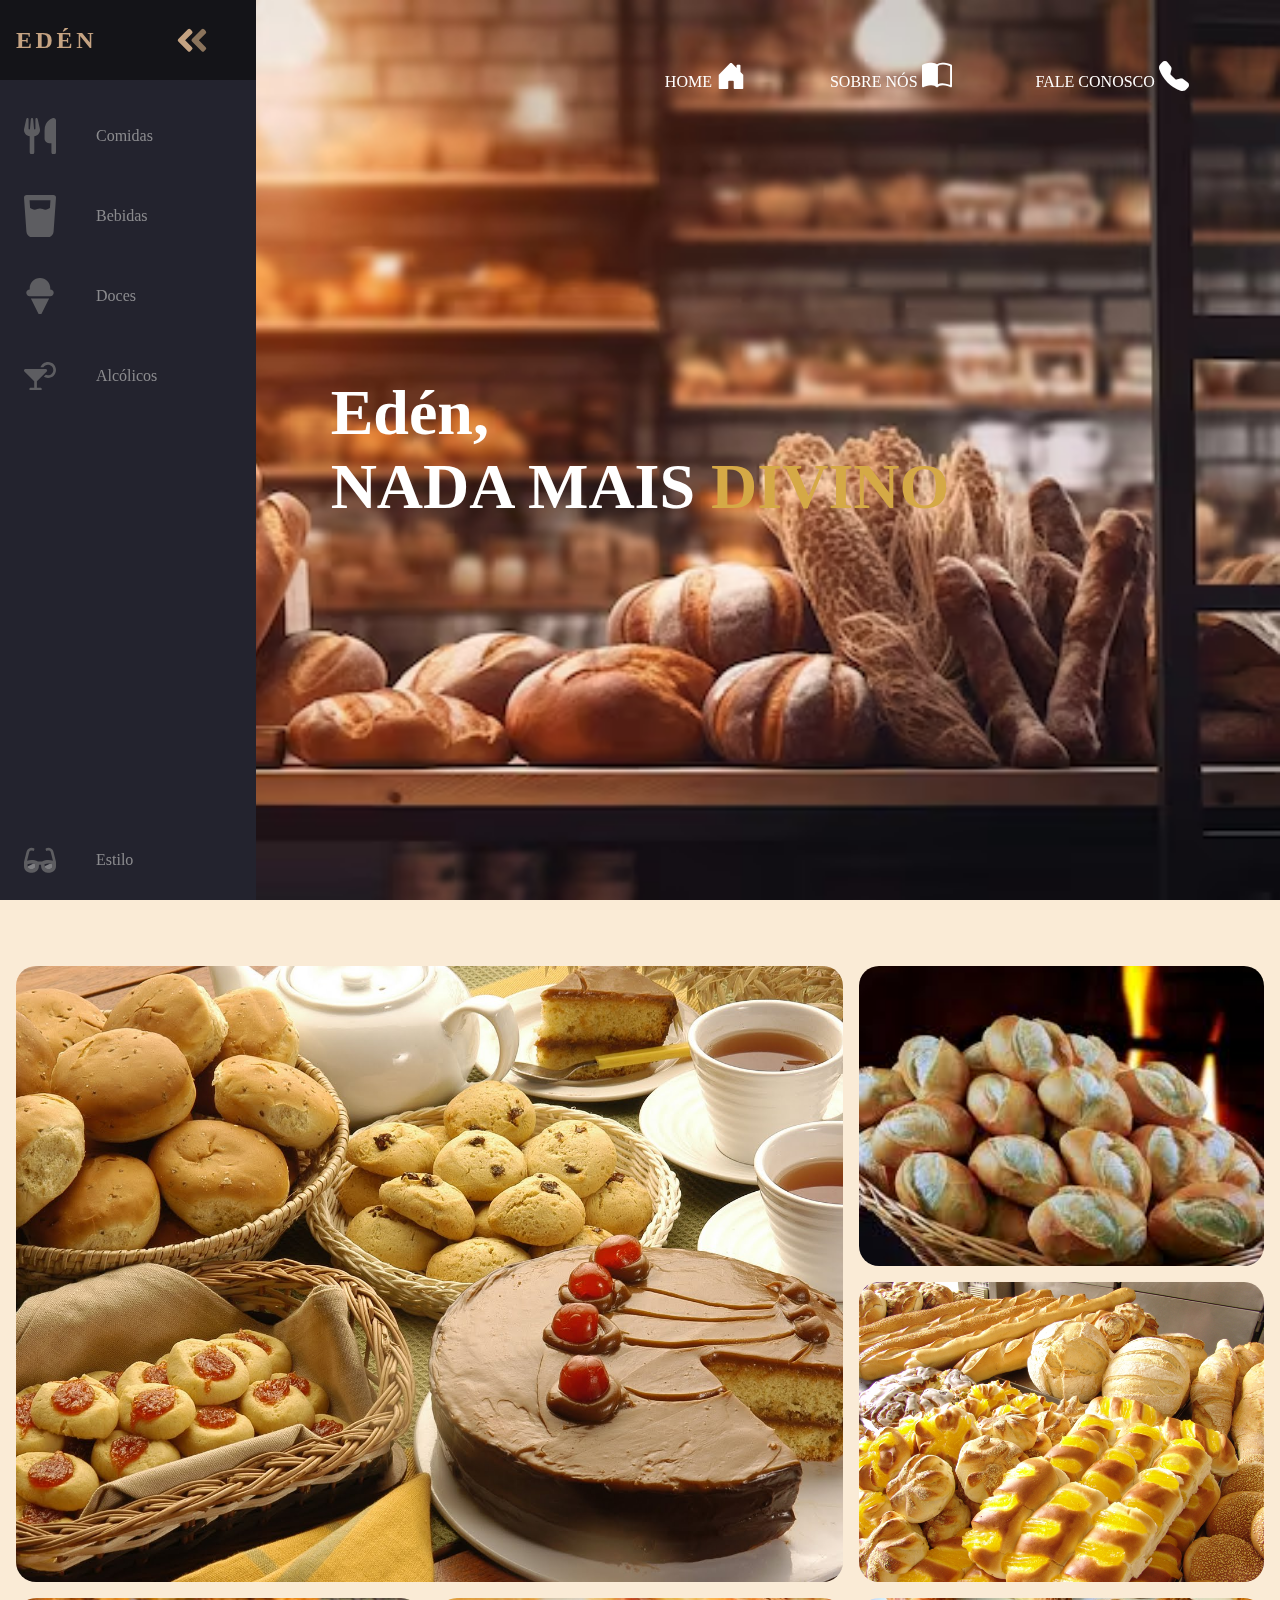
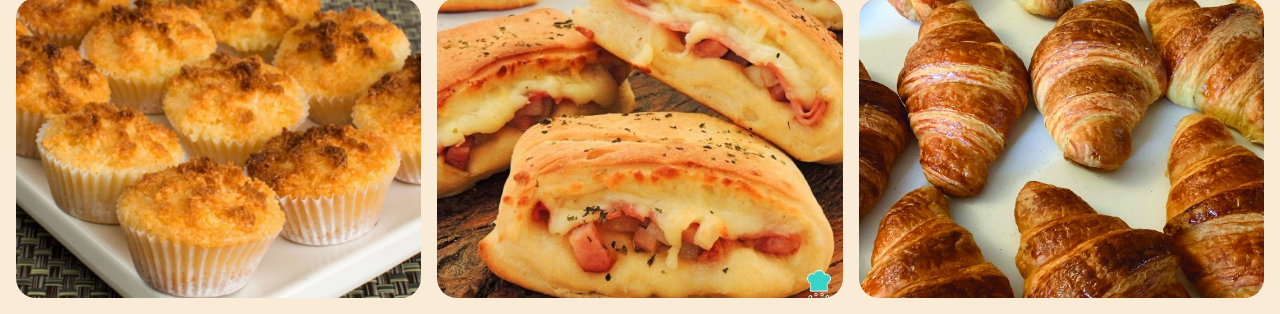
<file: Éden - Copia/comida.html>
<!DOCTYPE html>
<html lang="en">
<head>
    <meta charset="UTF-8">
    <meta name="viewport" content="width=device-width, initial-scale=1.0">
    <title>Document</title>
    <link rel="stylesheet" href="style.css">
    <link rel="stylesheet" href="https://cdn.jsdelivr.net/npm/bootstrap-icons@1.11.3/font/bootstrap-icons.min.css">
</head>
<body>
    <header id="trasparente-menu">
        <div class=container>
            <div class="flex">
                <a href="hero.html"><i class="bi bi-shop"></i></a>
                <nav>
                    <ul>
                        <li><a href="index.html">HOME <i class="bi bi-house-door-fill"></i></a></li>
                        <li><a href="sobre nós.html">SOBRE NÓS <i class="bi bi-book-half"></i></a></li>
                        <li><a href="fale conosco.html">FALE CONOSCO <i class="bi bi-telephone-fill"></i></a></li>
                    </ul>
                </nav>
                

            </div>
        </div><!--container-->
    </header>
    <section class="banner">
        <h1>Edén,<br>NADA MAIS <span>DIVINO</span></h1>
    </section>
    <script src="menu.js"></script>
    <nav class="navbar">
        <ul class="navbar-nav">
          <li class="logo">
            <a href="hero.html" class="nav-link">
              <span class="link-text logo-text">EDÉN</span>
              <svg
                aria-hidden="true"
                focusable="false"
                data-prefix="fad"
                data-icon="angle-double-right"
                role="img"
                xmlns="http://www.w3.org/2000/svg"
                viewBox="0 0 448 512"
                class="svg-inline--fa fa-angle-double-right fa-w-14 fa-5x"
              >
                <g class="fa-group">
                  <path
                    fill="currentColor"
                    d="M224 273L88.37 409a23.78 23.78 0 0 1-33.8 0L32 386.36a23.94 23.94 0 0 1 0-33.89l96.13-96.37L32 159.73a23.94 23.94 0 0 1 0-33.89l22.44-22.79a23.78 23.78 0 0 1 33.8 0L223.88 239a23.94 23.94 0 0 1 .1 34z"
                    class="fa-secondary"
                  ></path>
                  <path
                    fill="currentColor"
                    d="M415.89 273L280.34 409a23.77 23.77 0 0 1-33.79 0L224 386.26a23.94 23.94 0 0 1 0-33.89L320.11 256l-96-96.47a23.94 23.94 0 0 1 0-33.89l22.52-22.59a23.77 23.77 0 0 1 33.79 0L416 239a24 24 0 0 1-.11 34z"
                    class="fa-primary"
                  ></path>
                </g>
              </svg>
            </a>
          </li>
    
          <li class="nav-item">
            <a href="comida.html" class="nav-link">
                <svg xmlns="http://www.w3.org/2000/svg" viewBox="0 0 448 512"><!--!Font Awesome Free 6.5.2 by @fontawesome - https://fontawesome.com License - https://fontawesome.com/license/free Copyright 2024 Fonticons, Inc.-->
                    <path 
                    fill="currentColor"
                    class="fa-secondary"
                    d="M416 0C400 0 288 32 288 176V288c0 35.3 28.7 64 64 64h32V480c0 17.7 14.3 32 32 32s32-14.3 32-32V352 240 32c0-17.7-14.3-32-32-32zM64 16C64 7.8 57.9 1 49.7 .1S34.2 4.6 32.4 12.5L2.1 148.8C.7 155.1 0 161.5 0 167.9c0 45.9 35.1 83.6 80 87.7V480c0 17.7 14.3 32 32 32s32-14.3 32-32V255.6c44.9-4.1 80-41.8 80-87.7c0-6.4-.7-12.8-2.1-19.1L191.6 12.5c-1.8-8-9.3-13.3-17.4-12.4S160 7.8 160 16V150.2c0 5.4-4.4 9.8-9.8 9.8c-5.1 0-9.3-3.9-9.8-9L127.9 14.6C127.2 6.3 120.3 0 112 0s-15.2 6.3-15.9 14.6L83.7 151c-.5 5.1-4.7 9-9.8 9c-5.4 0-9.8-4.4-9.8-9.8V16zm48.3 152l-.3 0-.3 0 .3-.7 .3 .7z"/>
                </svg>
              <span class="link-text">Comidas</span>
            </a>
          </li>
    
          <li class="nav-item">
            <a href="bebidas.html" class="nav-link">
                <svg xmlns="http://www.w3.org/2000/svg" viewBox="0 0 384 512"><!--!Font Awesome Free 6.5.2 by @fontawesome - https://fontawesome.com License - https://fontawesome.com/license/free Copyright 2024 Fonticons, Inc.-->
                    <path 
                    fill="currentColor"
                    class="fa-secondary"
                    d="M32 0C23.1 0 14.6 3.7 8.6 10.2S-.6 25.4 .1 34.3L28.9 437.7c3 41.9 37.8 74.3 79.8 74.3H275.3c42 0 76.8-32.4 79.8-74.3L383.9 34.3c.6-8.9-2.4-17.6-8.5-24.1S360.9 0 352 0H32zM73 156.5L66.4 64H317.6L311 156.5l-24.2 12.1c-19.4 9.7-42.2 9.7-61.6 0c-20.9-10.4-45.5-10.4-66.4 0c-19.4 9.7-42.2 9.7-61.6 0L73 156.5z"/>
                </svg>
            
              <span class="link-text">Bebidas</span>
            </a>
          </li>
    
          <li class="nav-item">
            <a href="doces.html" class="nav-link">
                <svg xmlns="http://www.w3.org/2000/svg" viewBox="0 0 448 512"><!--!Font Awesome Free 6.5.2 by @fontawesome - https://fontawesome.com License - https://fontawesome.com/license/free Copyright 2024 Fonticons, Inc.-->
                    <path 
                    fill="currentColor"
                    class="fa-secondary"
                    d="M367.1 160c.6-5.3 .9-10.6 .9-16C368 64.5 303.5 0 224 0S80 64.5 80 144c0 5.4 .3 10.7 .9 16H80c-26.5 0-48 21.5-48 48s21.5 48 48 48h53.5 181H368c26.5 0 48-21.5 48-48s-21.5-48-48-48h-.9zM96 288L200.8 497.7c4.4 8.8 13.3 14.3 23.2 14.3s18.8-5.5 23.2-14.3L352 288H96z"/>
                </svg>
              <span class="link-text">Doces</span>
            </a>
          </li>
    
          <li class="nav-item">
            <a href="alcólicos.html" class="nav-link">
                <svg xmlns="http://www.w3.org/2000/svg" viewBox="0 0 576 512"><!--!Font Awesome Free 6.5.2 by @fontawesome - https://fontawesome.com License - https://fontawesome.com/license/free Copyright 2024 Fonticons, Inc.-->
                    <path
                    fill="currentColor"
                    class="fa-secondary" 
                    d="M432 240c53 0 96-43 96-96s-43-96-96-96c-35.5 0-66.6 19.3-83.2 48H296.2C316 40.1 369.3 0 432 0c79.5 0 144 64.5 144 144s-64.5 144-144 144c-27.7 0-53.5-7.8-75.5-21.3l35.4-35.4c12.2 5.6 25.8 8.7 40.1 8.7zM1.8 142.8C5.5 133.8 14.3 128 24 128H392c9.7 0 18.5 5.8 22.2 14.8s1.7 19.3-5.2 26.2l-177 177V464h64c13.3 0 24 10.7 24 24s-10.7 24-24 24H208 120c-13.3 0-24-10.7-24-24s10.7-24 24-24h64V345.9L7 169c-6.9-6.9-8.9-17.2-5.2-26.2z"/>
                </svg>
              <span class="link-text">Alcólicos</span>
            </a>
          </li>
    
          <li class="nav-item" id="themeButton">
            <a href="#" class="nav-link">
              <svg
                class="theme-icon"
                id="lightIcon"
                aria-hidden="true"
                focusable="false"
                data-prefix="fad"
                data-icon="moon-stars"
                role="img"
                xmlns="http://www.w3.org/2000/svg"
                viewBox="0 0 512 512"
                class="svg-inline--fa fa-moon-stars fa-w-16 fa-7x"
              >
                <g class="fa-group">
                  <path
                    fill="currentColor"
                    d="M320 32L304 0l-16 32-32 16 32 16 16 32 16-32 32-16zm138.7 149.3L432 128l-26.7 53.3L352 208l53.3 26.7L432 288l26.7-53.3L512 208z"
                    class="fa-secondary"
                  ></path>
                  <path
                    fill="currentColor"
                    d="M332.2 426.4c8.1-1.6 13.9 8 8.6 14.5a191.18 191.18 0 0 1-149 71.1C85.8 512 0 426 0 320c0-120 108.7-210.6 227-188.8 8.2 1.6 10.1 12.6 2.8 16.7a150.3 150.3 0 0 0-76.1 130.8c0 94 85.4 165.4 178.5 147.7z"
                    class="fa-primary"
                  ></path>
                </g>
              </svg>
              <svg
                class="theme-icon"
                id="solarIcon"
                aria-hidden="true"
                focusable="false"
                data-prefix="fad"
                data-icon="sun"
                role="img"
                xmlns="http://www.w3.org/2000/svg"
                viewBox="0 0 512 512"
                class="svg-inline--fa fa-sun fa-w-16 fa-7x"
              >
                <g class="fa-group">
                  <path
                    fill="currentColor"
                    d="M502.42 240.5l-94.7-47.3 33.5-100.4c4.5-13.6-8.4-26.5-21.9-21.9l-100.4 33.5-47.41-94.8a17.31 17.31 0 0 0-31 0l-47.3 94.7L92.7 70.8c-13.6-4.5-26.5 8.4-21.9 21.9l33.5 100.4-94.7 47.4a17.31 17.31 0 0 0 0 31l94.7 47.3-33.5 100.5c-4.5 13.6 8.4 26.5 21.9 21.9l100.41-33.5 47.3 94.7a17.31 17.31 0 0 0 31 0l47.31-94.7 100.4 33.5c13.6 4.5 26.5-8.4 21.9-21.9l-33.5-100.4 94.7-47.3a17.33 17.33 0 0 0 .2-31.1zm-155.9 106c-49.91 49.9-131.11 49.9-181 0a128.13 128.13 0 0 1 0-181c49.9-49.9 131.1-49.9 181 0a128.13 128.13 0 0 1 0 181z"
                    class="fa-secondary"
                  ></path>
                  <path
                    fill="currentColor"
                    d="M352 256a96 96 0 1 1-96-96 96.15 96.15 0 0 1 96 96z"
                    class="fa-primary"
                  ></path>
                </g>
              </svg>
              <svg
                class="theme-icon"
                id="darkIcon"
                aria-hidden="true"
                focusable="false"
                data-prefix="fad"
                data-icon="sunglasses"
                role="img"
                xmlns="http://www.w3.org/2000/svg"
                viewBox="0 0 576 512"
                class="svg-inline--fa fa-sunglasses fa-w-18 fa-7x"
              >
                <g class="fa-group">
                  <path
                    fill="currentColor"
                    d="M574.09 280.38L528.75 98.66a87.94 87.94 0 0 0-113.19-62.14l-15.25 5.08a16 16 0 0 0-10.12 20.25L395.25 77a16 16 0 0 0 20.22 10.13l13.19-4.39c10.87-3.63 23-3.57 33.15 1.73a39.59 39.59 0 0 1 20.38 25.81l38.47 153.83a276.7 276.7 0 0 0-81.22-12.47c-34.75 0-74 7-114.85 26.75h-73.18c-40.85-19.75-80.07-26.75-114.85-26.75a276.75 276.75 0 0 0-81.22 12.45l38.47-153.8a39.61 39.61 0 0 1 20.38-25.82c10.15-5.29 22.28-5.34 33.15-1.73l13.16 4.39A16 16 0 0 0 180.75 77l5.06-15.19a16 16 0 0 0-10.12-20.21l-15.25-5.08A87.95 87.95 0 0 0 47.25 98.65L1.91 280.38A75.35 75.35 0 0 0 0 295.86v70.25C0 429 51.59 480 115.19 480h37.12c60.28 0 110.38-45.94 114.88-105.37l2.93-38.63h35.76l2.93 38.63c4.5 59.43 54.6 105.37 114.88 105.37h37.12C524.41 480 576 429 576 366.13v-70.25a62.67 62.67 0 0 0-1.91-15.5zM203.38 369.8c-2 25.9-24.41 46.2-51.07 46.2h-37.12C87 416 64 393.63 64 366.11v-37.55a217.35 217.35 0 0 1 72.59-12.9 196.51 196.51 0 0 1 69.91 12.9zM512 366.13c0 27.5-23 49.87-51.19 49.87h-37.12c-26.69 0-49.1-20.3-51.07-46.2l-3.12-41.24a196.55 196.55 0 0 1 69.94-12.9A217.41 217.41 0 0 1 512 328.58z"
                    class="fa-secondary"
                  ></path>
                  <path
                    fill="currentColor"
                    d="M64.19 367.9c0-.61-.19-1.18-.19-1.8 0 27.53 23 49.9 51.19 49.9h37.12c26.66 0 49.1-20.3 51.07-46.2l3.12-41.24c-14-5.29-28.31-8.38-42.78-10.42zm404-50l-95.83 47.91.3 4c2 25.9 24.38 46.2 51.07 46.2h37.12C489 416 512 393.63 512 366.13v-37.55a227.76 227.76 0 0 0-43.85-10.66z"
                    class="fa-primary"
                  ></path>
                </g>
              </svg>
              <span class="link-text">Estilo</span>
            </a>
          </li>
        </ul>
      </nav>
      <script src="theme.js"></script>
      <div class="image-grid">
        <img class="image-grid-col-2 image-grid-row-2" src="comida/diversidade-de-produtos-padaria.jpg" alt="architecture">
        <img src="comida/images.jpg" alt="architecture">
        <img src="comida/110720162.jpg" alt="architecture">
        <img src="comida/Cocadinha-Dolcci-960x750.jpg" alt="architecture">
        <img src="comida/salgado_diplomata_o_salgado_de_padaria_original_10920_600.jpg" alt="architecture">
        <img src="comida/ZestZing-5-722x900.jpg" alt="architecture">
    </div>
</body>
</html>
</file>
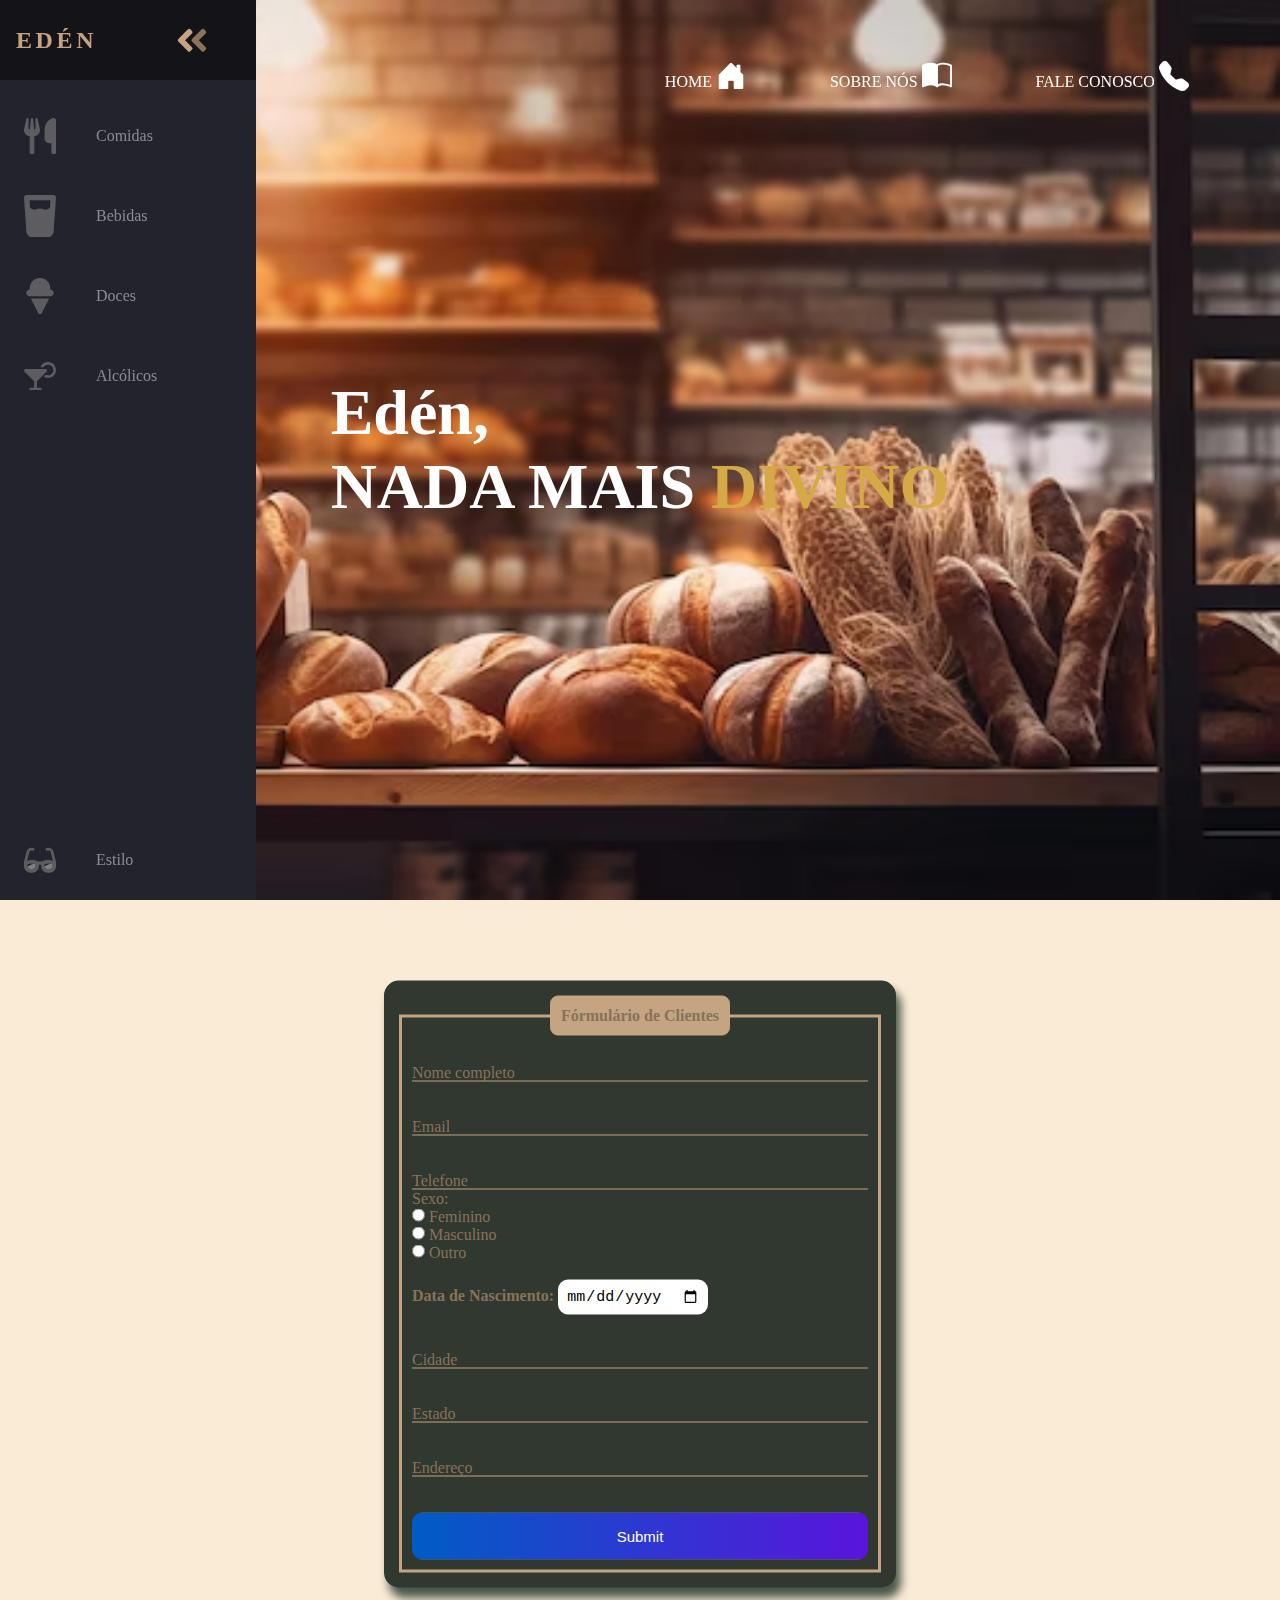
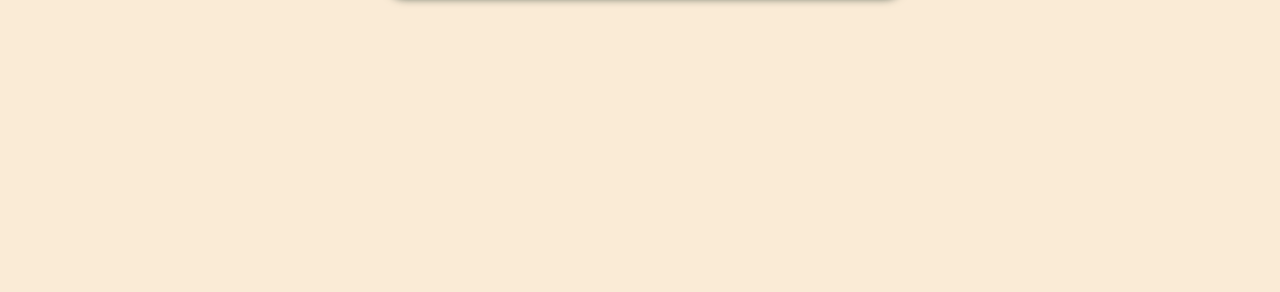
<file: Éden - Copia/fale conosco.html>
<!DOCTYPE html>
<html lang="en">
<head>
    <meta charset="UTF-8">
    <meta name="viewport" content="width=device-width, initial-scale=1.0">
    <title>Document</title>
    <link rel="stylesheet" href="style.css">
    <link rel="stylesheet" href="https://cdn.jsdelivr.net/npm/bootstrap-icons@1.11.3/font/bootstrap-icons.min.css">
</head>
<body>
    <header id="trasparente-menu">
        <div class=container>
            <div class="flex">
                <a href="hero.html"><i class="bi bi-shop"></i></a>
                <nav>
                    <ul>
                        <li><a href="index.html">HOME <i class="bi bi-house-door-fill"></i></a></li>
                        <li><a href="sobre nós.html">SOBRE NÓS <i class="bi bi-book-half"></i></a></li>
                        <li><a href="fale conosco.html">FALE CONOSCO <i class="bi bi-telephone-fill"></i></a></li>
                    </ul>
                </nav>
                

            </div>
        </div>
    </header>
    <section class="banner">
        <h1>Edén,<br>NADA MAIS <span>DIVINO</span></h1>
    </section>
    <script src="menu.js"></script>
    <nav class="navbar">
        <ul class="navbar-nav">
          <li class="logo">
            <a href="hero.html" class="nav-link">
              <span class="link-text logo-text">EDÉN</span>
              <svg
                aria-hidden="true"
                focusable="false"
                data-prefix="fad"
                data-icon="angle-double-right"
                role="img"
                xmlns="http://www.w3.org/2000/svg"
                viewBox="0 0 448 512"
                class="svg-inline--fa fa-angle-double-right fa-w-14 fa-5x"
              >
                <g class="fa-group">
                  <path
                    fill="currentColor"
                    d="M224 273L88.37 409a23.78 23.78 0 0 1-33.8 0L32 386.36a23.94 23.94 0 0 1 0-33.89l96.13-96.37L32 159.73a23.94 23.94 0 0 1 0-33.89l22.44-22.79a23.78 23.78 0 0 1 33.8 0L223.88 239a23.94 23.94 0 0 1 .1 34z"
                    class="fa-secondary"
                  ></path>
                  <path
                    fill="currentColor"
                    d="M415.89 273L280.34 409a23.77 23.77 0 0 1-33.79 0L224 386.26a23.94 23.94 0 0 1 0-33.89L320.11 256l-96-96.47a23.94 23.94 0 0 1 0-33.89l22.52-22.59a23.77 23.77 0 0 1 33.79 0L416 239a24 24 0 0 1-.11 34z"
                    class="fa-primary"
                  ></path>
                </g>
              </svg>
            </a>
          </li>
    
          <li class="nav-item">
            <a href="comida.html" class="nav-link">
                <svg xmlns="http://www.w3.org/2000/svg" viewBox="0 0 448 512">!Font Awesome Free 6.5.2 by @fontawesome - https://fontawesome.com License - https://fontawesome.com/license/free Copyright 2024 Fonticons, Inc.-->
                    <path 
                    fill="currentColor"
                    class="fa-secondary"
                    d="M416 0C400 0 288 32 288 176V288c0 35.3 28.7 64 64 64h32V480c0 17.7 14.3 32 32 32s32-14.3 32-32V352 240 32c0-17.7-14.3-32-32-32zM64 16C64 7.8 57.9 1 49.7 .1S34.2 4.6 32.4 12.5L2.1 148.8C.7 155.1 0 161.5 0 167.9c0 45.9 35.1 83.6 80 87.7V480c0 17.7 14.3 32 32 32s32-14.3 32-32V255.6c44.9-4.1 80-41.8 80-87.7c0-6.4-.7-12.8-2.1-19.1L191.6 12.5c-1.8-8-9.3-13.3-17.4-12.4S160 7.8 160 16V150.2c0 5.4-4.4 9.8-9.8 9.8c-5.1 0-9.3-3.9-9.8-9L127.9 14.6C127.2 6.3 120.3 0 112 0s-15.2 6.3-15.9 14.6L83.7 151c-.5 5.1-4.7 9-9.8 9c-5.4 0-9.8-4.4-9.8-9.8V16zm48.3 152l-.3 0-.3 0 .3-.7 .3 .7z"/>
                </svg>
              <span class="link-text">Comidas</span>
            </a>
          </li>
    
          <li class="nav-item">
            <a href="bebidas.html" class="nav-link">
                <svg xmlns="http://www.w3.org/2000/svg" viewBox="0 0 384 512">!Font Awesome Free 6.5.2 by @fontawesome - https://fontawesome.com License - https://fontawesome.com/license/free Copyright 2024 Fonticons, Inc.-->
                    <path 
                    fill="currentColor"
                    class="fa-secondary"
                    d="M32 0C23.1 0 14.6 3.7 8.6 10.2S-.6 25.4 .1 34.3L28.9 437.7c3 41.9 37.8 74.3 79.8 74.3H275.3c42 0 76.8-32.4 79.8-74.3L383.9 34.3c.6-8.9-2.4-17.6-8.5-24.1S360.9 0 352 0H32zM73 156.5L66.4 64H317.6L311 156.5l-24.2 12.1c-19.4 9.7-42.2 9.7-61.6 0c-20.9-10.4-45.5-10.4-66.4 0c-19.4 9.7-42.2 9.7-61.6 0L73 156.5z"/>
                </svg>
            
              <span class="link-text">Bebidas</span>
            </a>
          </li>
    
          <li class="nav-item">
            <a href="doces.html" class="nav-link">
                <svg xmlns="http://www.w3.org/2000/svg" viewBox="0 0 448 512">!Font Awesome Free 6.5.2 by @fontawesome - https://fontawesome.com License - https://fontawesome.com/license/free Copyright 2024 Fonticons, Inc.-->
                    <path 
                    fill="currentColor"
                    class="fa-secondary"
                    d="M367.1 160c.6-5.3 .9-10.6 .9-16C368 64.5 303.5 0 224 0S80 64.5 80 144c0 5.4 .3 10.7 .9 16H80c-26.5 0-48 21.5-48 48s21.5 48 48 48h53.5 181H368c26.5 0 48-21.5 48-48s-21.5-48-48-48h-.9zM96 288L200.8 497.7c4.4 8.8 13.3 14.3 23.2 14.3s18.8-5.5 23.2-14.3L352 288H96z"/>
                </svg>
              <span class="link-text">Doces</span>
            </a>
          </li>
    
          <li class="nav-item">
            <a href="alcólicos.html" class="nav-link">
                <svg xmlns="http://www.w3.org/2000/svg" viewBox="0 0 576 512">!Font Awesome Free 6.5.2 by @fontawesome - https://fontawesome.com License - https://fontawesome.com/license/free Copyright 2024 Fonticons, Inc.-->
                    <path
                    fill="currentColor"
                    class="fa-secondary" 
                    d="M432 240c53 0 96-43 96-96s-43-96-96-96c-35.5 0-66.6 19.3-83.2 48H296.2C316 40.1 369.3 0 432 0c79.5 0 144 64.5 144 144s-64.5 144-144 144c-27.7 0-53.5-7.8-75.5-21.3l35.4-35.4c12.2 5.6 25.8 8.7 40.1 8.7zM1.8 142.8C5.5 133.8 14.3 128 24 128H392c9.7 0 18.5 5.8 22.2 14.8s1.7 19.3-5.2 26.2l-177 177V464h64c13.3 0 24 10.7 24 24s-10.7 24-24 24H208 120c-13.3 0-24-10.7-24-24s10.7-24 24-24h64V345.9L7 169c-6.9-6.9-8.9-17.2-5.2-26.2z"/>
                </svg>
              <span class="link-text">Alcólicos</span>
            </a>
          </li>
    
          <li class="nav-item" id="themeButton">
            <a href="#" class="nav-link">
              <svg
                class="theme-icon"
                id="lightIcon"
                aria-hidden="true"
                focusable="false"
                data-prefix="fad"
                data-icon="moon-stars"
                role="img"
                xmlns="http://www.w3.org/2000/svg"
                viewBox="0 0 512 512"
                class="svg-inline--fa fa-moon-stars fa-w-16 fa-7x"
              >
                <g class="fa-group">
                  <path
                    fill="currentColor"
                    d="M320 32L304 0l-16 32-32 16 32 16 16 32 16-32 32-16zm138.7 149.3L432 128l-26.7 53.3L352 208l53.3 26.7L432 288l26.7-53.3L512 208z"
                    class="fa-secondary"
                  ></path>
                  <path
                    fill="currentColor"
                    d="M332.2 426.4c8.1-1.6 13.9 8 8.6 14.5a191.18 191.18 0 0 1-149 71.1C85.8 512 0 426 0 320c0-120 108.7-210.6 227-188.8 8.2 1.6 10.1 12.6 2.8 16.7a150.3 150.3 0 0 0-76.1 130.8c0 94 85.4 165.4 178.5 147.7z"
                    class="fa-primary"
                  ></path>
                </g>
              </svg>
              <svg
                class="theme-icon"
                id="solarIcon"
                aria-hidden="true"
                focusable="false"
                data-prefix="fad"
                data-icon="sun"
                role="img"
                xmlns="http://www.w3.org/2000/svg"
                viewBox="0 0 512 512"
                class="svg-inline--fa fa-sun fa-w-16 fa-7x"
              >
                <g class="fa-group">
                  <path
                    fill="currentColor"
                    d="M502.42 240.5l-94.7-47.3 33.5-100.4c4.5-13.6-8.4-26.5-21.9-21.9l-100.4 33.5-47.41-94.8a17.31 17.31 0 0 0-31 0l-47.3 94.7L92.7 70.8c-13.6-4.5-26.5 8.4-21.9 21.9l33.5 100.4-94.7 47.4a17.31 17.31 0 0 0 0 31l94.7 47.3-33.5 100.5c-4.5 13.6 8.4 26.5 21.9 21.9l100.41-33.5 47.3 94.7a17.31 17.31 0 0 0 31 0l47.31-94.7 100.4 33.5c13.6 4.5 26.5-8.4 21.9-21.9l-33.5-100.4 94.7-47.3a17.33 17.33 0 0 0 .2-31.1zm-155.9 106c-49.91 49.9-131.11 49.9-181 0a128.13 128.13 0 0 1 0-181c49.9-49.9 131.1-49.9 181 0a128.13 128.13 0 0 1 0 181z"
                    class="fa-secondary"
                  ></path>
                  <path
                    fill="currentColor"
                    d="M352 256a96 96 0 1 1-96-96 96.15 96.15 0 0 1 96 96z"
                    class="fa-primary"
                  ></path>
                </g>
              </svg>
              <svg
                class="theme-icon"
                id="darkIcon"
                aria-hidden="true"
                focusable="false"
                data-prefix="fad"
                data-icon="sunglasses"
                role="img"
                xmlns="http://www.w3.org/2000/svg"
                viewBox="0 0 576 512"
                class="svg-inline--fa fa-sunglasses fa-w-18 fa-7x"
              >
                <g class="fa-group">
                  <path
                    fill="currentColor"
                    d="M574.09 280.38L528.75 98.66a87.94 87.94 0 0 0-113.19-62.14l-15.25 5.08a16 16 0 0 0-10.12 20.25L395.25 77a16 16 0 0 0 20.22 10.13l13.19-4.39c10.87-3.63 23-3.57 33.15 1.73a39.59 39.59 0 0 1 20.38 25.81l38.47 153.83a276.7 276.7 0 0 0-81.22-12.47c-34.75 0-74 7-114.85 26.75h-73.18c-40.85-19.75-80.07-26.75-114.85-26.75a276.75 276.75 0 0 0-81.22 12.45l38.47-153.8a39.61 39.61 0 0 1 20.38-25.82c10.15-5.29 22.28-5.34 33.15-1.73l13.16 4.39A16 16 0 0 0 180.75 77l5.06-15.19a16 16 0 0 0-10.12-20.21l-15.25-5.08A87.95 87.95 0 0 0 47.25 98.65L1.91 280.38A75.35 75.35 0 0 0 0 295.86v70.25C0 429 51.59 480 115.19 480h37.12c60.28 0 110.38-45.94 114.88-105.37l2.93-38.63h35.76l2.93 38.63c4.5 59.43 54.6 105.37 114.88 105.37h37.12C524.41 480 576 429 576 366.13v-70.25a62.67 62.67 0 0 0-1.91-15.5zM203.38 369.8c-2 25.9-24.41 46.2-51.07 46.2h-37.12C87 416 64 393.63 64 366.11v-37.55a217.35 217.35 0 0 1 72.59-12.9 196.51 196.51 0 0 1 69.91 12.9zM512 366.13c0 27.5-23 49.87-51.19 49.87h-37.12c-26.69 0-49.1-20.3-51.07-46.2l-3.12-41.24a196.55 196.55 0 0 1 69.94-12.9A217.41 217.41 0 0 1 512 328.58z"
                    class="fa-secondary"
                  ></path>
                  <path
                    fill="currentColor"
                    d="M64.19 367.9c0-.61-.19-1.18-.19-1.8 0 27.53 23 49.9 51.19 49.9h37.12c26.66 0 49.1-20.3 51.07-46.2l3.12-41.24c-14-5.29-28.31-8.38-42.78-10.42zm404-50l-95.83 47.91.3 4c2 25.9 24.38 46.2 51.07 46.2h37.12C489 416 512 393.63 512 366.13v-37.55a227.76 227.76 0 0 0-43.85-10.66z"
                    class="fa-primary"
                  ></path>
                </g>
              </svg>
              <span class="link-text">Estilo</span>
            </a>
          </li>
        </ul>
      </nav>
      <script src="theme.js"></script>
    </div>
    <div class="box">
        <form action="">
            <fieldset>
                <legend><b>Fórmulário de Clientes</b></legend>
                <br>    
                <div class="inputBox">
                    <input type="text" name="nome" id="nome" class="inputUser" required>
                    <label for="nome" class="labelInput">Nome completo</label>
                </div>
                <br><br>
                <div class="inputBox">
                    <input type="text" name="email" id="email" class="inputUser" required>
                    <label for="email" class="labelInput">Email</label>
                </div>
                <br><br>
                <div class="inputBox">
                    <input type="tel" name="telefone" id="telefone" class="inputUser" required>
                    <label for="telefone" class="labelInput">Telefone</label>
                </div>
                <p>Sexo:</p>
                <input type="radio" id="feminino" name="genero" value="feminino" required>
                <label for="feminino">Feminino</label>
                <br>
                <input type="radio" id="masculino" name="genero" value="masculino" required>
                <label for="masculino">Masculino</label>
                <br>
                <input type="radio" id="outro" name="genero" value="outro" required>
                <label for="outro">Outro</label>
                <br><br>
                <label for="data_nascimento"><b>Data de Nascimento:</b></label>
                <input type="date" name="data_nascimento" id="data_nascimento" required>
                <br><br><br>
                <div class="inputBox">
                    <input type="text" name="cidade" id="cidade" class="inputUser" required>
                    <label for="cidade" class="labelInput">Cidade</label>
                </div>
                <br><br>
    
                <div class="inputBox">
                    <input type="text" name="estado" id="estado" class="inputUser" required>
                    <label for="estado" class="labelInput">Estado</label>
                </div>
                <br><br>
                <div class="inputBox">
                    <input type="text" name="endereco" id="endereco" class="inputUser" required>
                    <label for="endereco" class="labelInput">Endereço</label>
                </div>
                <br><br>
    
                <input type="submit" name="submit" id="submit">
            </fieldset>
        </form>
    </div>
</body>
</html>
</file>
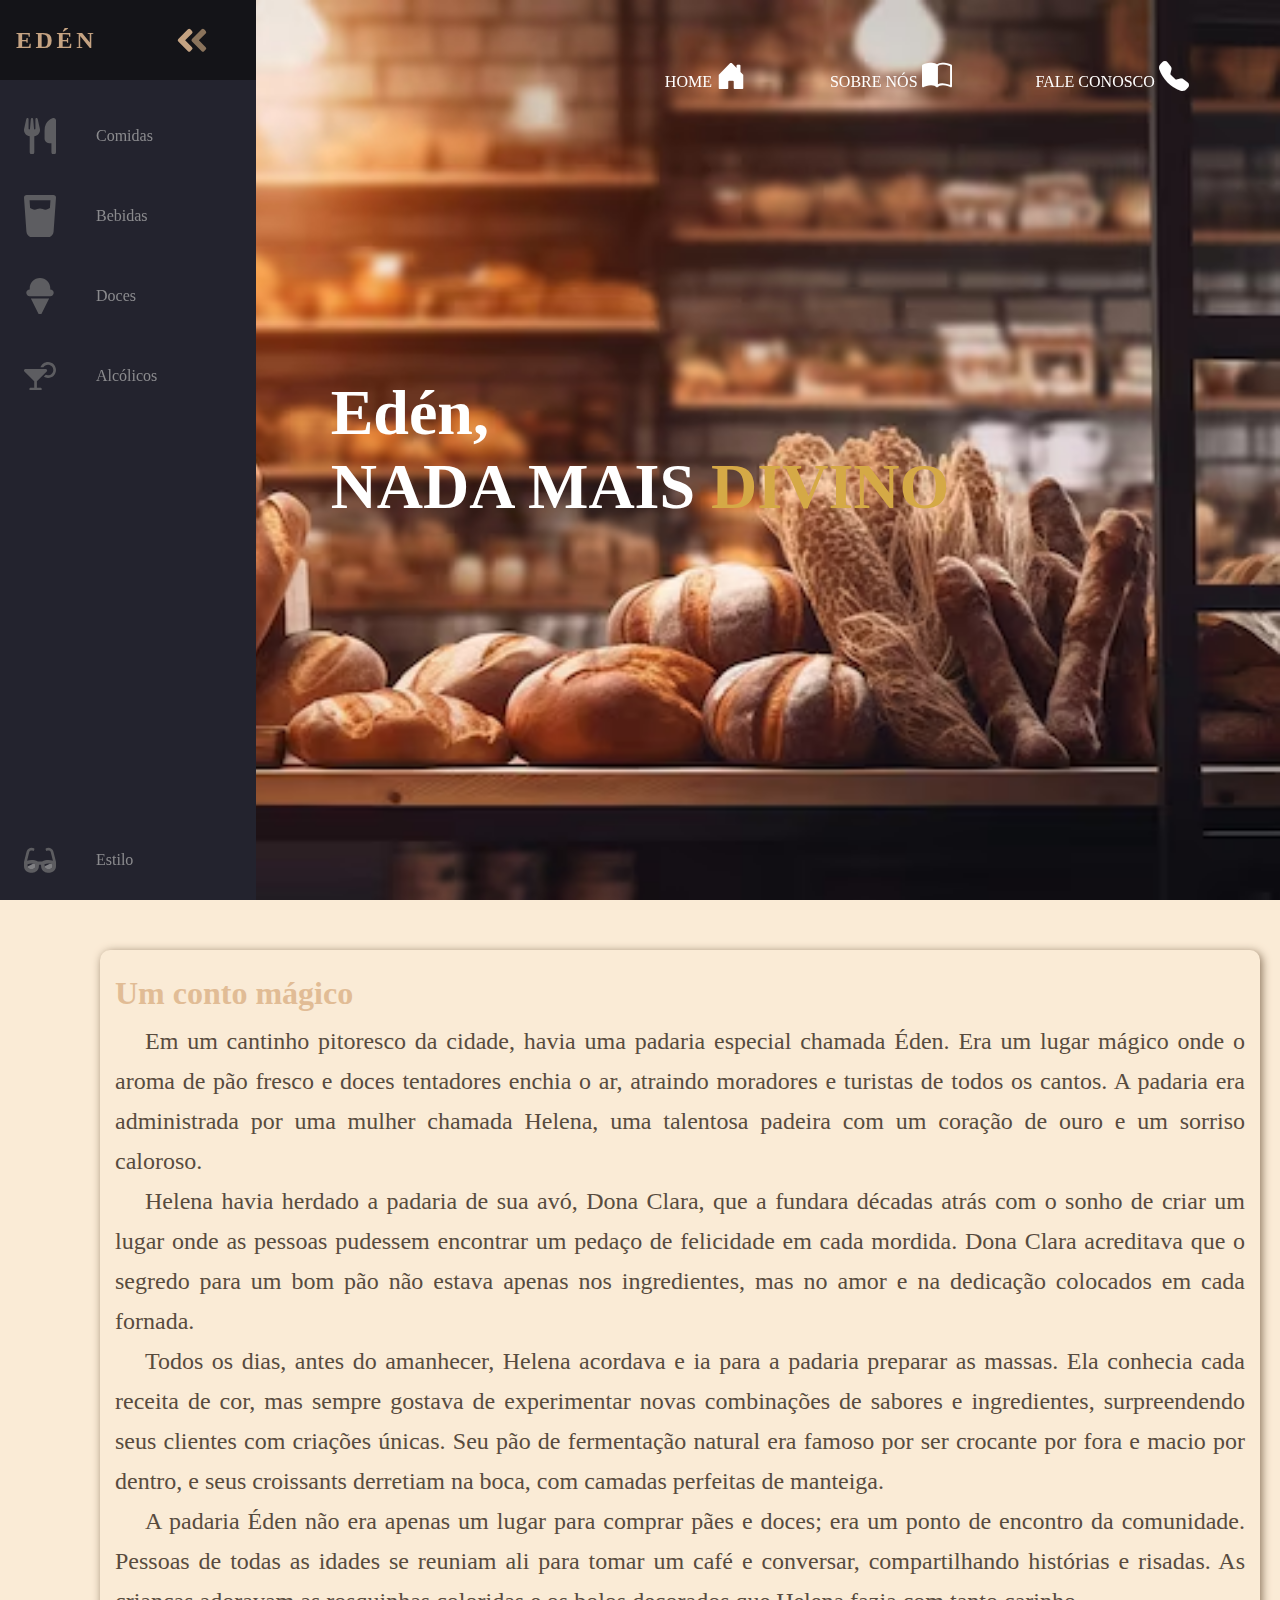
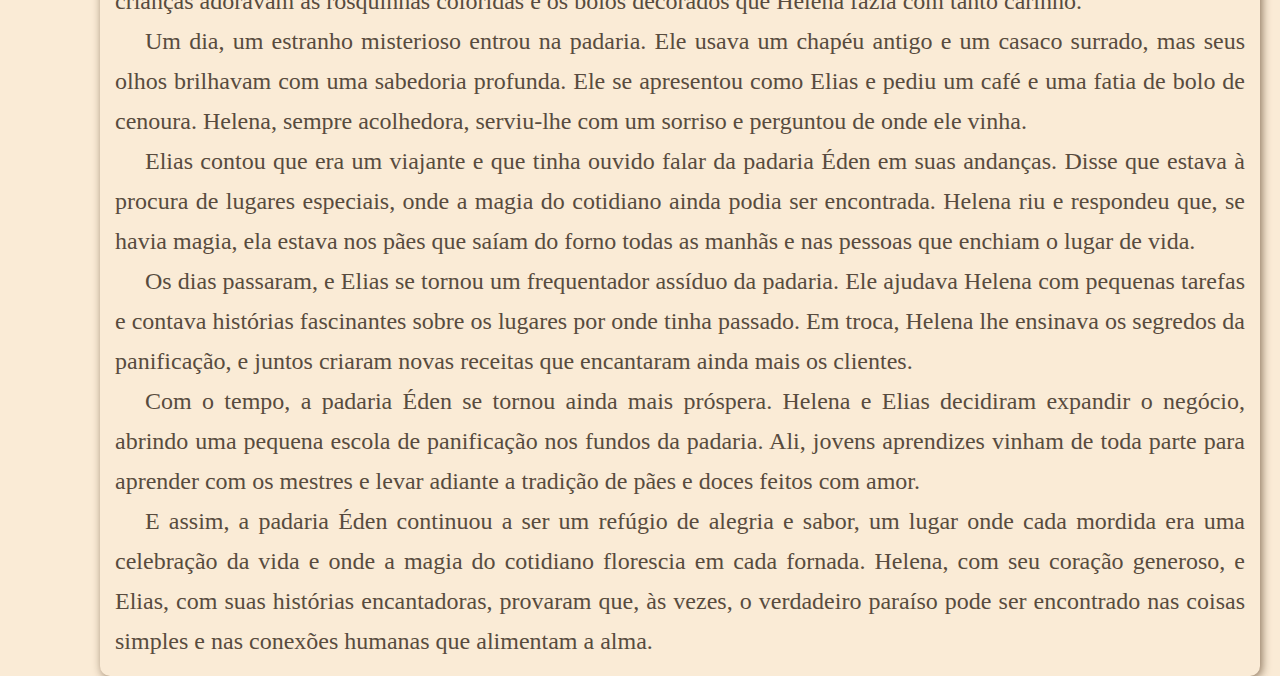
<file: Éden - Copia/sobre nós.html>
<!DOCTYPE html>
<html lang="en">
<head>
    <meta charset="UTF-8">
    <meta name="viewport" content="width=device-width, initial-scale=1.0">
    <title>Document</title>
    <link rel="stylesheet" href="style.css">
    <link rel="stylesheet" href="https://cdn.jsdelivr.net/npm/bootstrap-icons@1.11.3/font/bootstrap-icons.min.css">
</head>
<body>
    <header id="trasparente-menu">
        <div class=container>
            <div class="flex">
                <a href="hero.html"><i class="bi bi-shop"></i></a>
                <nav>
                    <ul>
                        <li><a href="index.html">HOME <i class="bi bi-house-door-fill"></i></a></li>
                        <li><a href="sobre nós.html">SOBRE NÓS <i class="bi bi-book-half"></i></a></li>
                        <li><a href="fale conosco.html">FALE CONOSCO <i class="bi bi-telephone-fill"></i></a></li>
                    </ul>
                </nav>
                

            </div>
        </div><!--container-->
    </header>
    <section class="banner">
        <h1>Edén,<br>NADA MAIS <span>DIVINO</span></h1>
    </section>
    <script src="menu.js"></script>
    <nav class="navbar">
        <ul class="navbar-nav">
          <li class="logo">
            <a href="hero.html" class="nav-link">
              <span class="link-text logo-text">EDÉN</span>
              <svg
                aria-hidden="true"
                focusable="false"
                data-prefix="fad"
                data-icon="angle-double-right"
                role="img"
                xmlns="http://www.w3.org/2000/svg"
                viewBox="0 0 448 512"
                class="svg-inline--fa fa-angle-double-right fa-w-14 fa-5x"
              >
                <g class="fa-group">
                  <path
                    fill="currentColor"
                    d="M224 273L88.37 409a23.78 23.78 0 0 1-33.8 0L32 386.36a23.94 23.94 0 0 1 0-33.89l96.13-96.37L32 159.73a23.94 23.94 0 0 1 0-33.89l22.44-22.79a23.78 23.78 0 0 1 33.8 0L223.88 239a23.94 23.94 0 0 1 .1 34z"
                    class="fa-secondary"
                  ></path>
                  <path
                    fill="currentColor"
                    d="M415.89 273L280.34 409a23.77 23.77 0 0 1-33.79 0L224 386.26a23.94 23.94 0 0 1 0-33.89L320.11 256l-96-96.47a23.94 23.94 0 0 1 0-33.89l22.52-22.59a23.77 23.77 0 0 1 33.79 0L416 239a24 24 0 0 1-.11 34z"
                    class="fa-primary"
                  ></path>
                </g>
              </svg>
            </a>
          </li>
    
          <li class="nav-item">
            <a href="comida.html" class="nav-link">
                <svg xmlns="http://www.w3.org/2000/svg" viewBox="0 0 448 512"><!--!Font Awesome Free 6.5.2 by @fontawesome - https://fontawesome.com License - https://fontawesome.com/license/free Copyright 2024 Fonticons, Inc.-->
                    <path 
                    fill="currentColor"
                    class="fa-secondary"
                    d="M416 0C400 0 288 32 288 176V288c0 35.3 28.7 64 64 64h32V480c0 17.7 14.3 32 32 32s32-14.3 32-32V352 240 32c0-17.7-14.3-32-32-32zM64 16C64 7.8 57.9 1 49.7 .1S34.2 4.6 32.4 12.5L2.1 148.8C.7 155.1 0 161.5 0 167.9c0 45.9 35.1 83.6 80 87.7V480c0 17.7 14.3 32 32 32s32-14.3 32-32V255.6c44.9-4.1 80-41.8 80-87.7c0-6.4-.7-12.8-2.1-19.1L191.6 12.5c-1.8-8-9.3-13.3-17.4-12.4S160 7.8 160 16V150.2c0 5.4-4.4 9.8-9.8 9.8c-5.1 0-9.3-3.9-9.8-9L127.9 14.6C127.2 6.3 120.3 0 112 0s-15.2 6.3-15.9 14.6L83.7 151c-.5 5.1-4.7 9-9.8 9c-5.4 0-9.8-4.4-9.8-9.8V16zm48.3 152l-.3 0-.3 0 .3-.7 .3 .7z"/>
                </svg>
              <span class="link-text">Comidas</span>
            </a>
          </li>
    
          <li class="nav-item">
            <a href="bebidas.html" class="nav-link">
                <svg xmlns="http://www.w3.org/2000/svg" viewBox="0 0 384 512"><!--!Font Awesome Free 6.5.2 by @fontawesome - https://fontawesome.com License - https://fontawesome.com/license/free Copyright 2024 Fonticons, Inc.-->
                    <path 
                    fill="currentColor"
                    class="fa-secondary"
                    d="M32 0C23.1 0 14.6 3.7 8.6 10.2S-.6 25.4 .1 34.3L28.9 437.7c3 41.9 37.8 74.3 79.8 74.3H275.3c42 0 76.8-32.4 79.8-74.3L383.9 34.3c.6-8.9-2.4-17.6-8.5-24.1S360.9 0 352 0H32zM73 156.5L66.4 64H317.6L311 156.5l-24.2 12.1c-19.4 9.7-42.2 9.7-61.6 0c-20.9-10.4-45.5-10.4-66.4 0c-19.4 9.7-42.2 9.7-61.6 0L73 156.5z"/>
                </svg>
            
              <span class="link-text">Bebidas</span>
            </a>
          </li>
    
          <li class="nav-item">
            <a href="doces.html" class="nav-link">
                <svg xmlns="http://www.w3.org/2000/svg" viewBox="0 0 448 512"><!--!Font Awesome Free 6.5.2 by @fontawesome - https://fontawesome.com License - https://fontawesome.com/license/free Copyright 2024 Fonticons, Inc.-->
                    <path 
                    fill="currentColor"
                    class="fa-secondary"
                    d="M367.1 160c.6-5.3 .9-10.6 .9-16C368 64.5 303.5 0 224 0S80 64.5 80 144c0 5.4 .3 10.7 .9 16H80c-26.5 0-48 21.5-48 48s21.5 48 48 48h53.5 181H368c26.5 0 48-21.5 48-48s-21.5-48-48-48h-.9zM96 288L200.8 497.7c4.4 8.8 13.3 14.3 23.2 14.3s18.8-5.5 23.2-14.3L352 288H96z"/>
                </svg>
              <span class="link-text">Doces</span>
            </a>
          </li>
    
          <li class="nav-item">
            <a href="alcólicos.html" class="nav-link">
                <svg xmlns="http://www.w3.org/2000/svg" viewBox="0 0 576 512"><!--!Font Awesome Free 6.5.2 by @fontawesome - https://fontawesome.com License - https://fontawesome.com/license/free Copyright 2024 Fonticons, Inc.-->
                    <path
                    fill="currentColor"
                    class="fa-secondary" 
                    d="M432 240c53 0 96-43 96-96s-43-96-96-96c-35.5 0-66.6 19.3-83.2 48H296.2C316 40.1 369.3 0 432 0c79.5 0 144 64.5 144 144s-64.5 144-144 144c-27.7 0-53.5-7.8-75.5-21.3l35.4-35.4c12.2 5.6 25.8 8.7 40.1 8.7zM1.8 142.8C5.5 133.8 14.3 128 24 128H392c9.7 0 18.5 5.8 22.2 14.8s1.7 19.3-5.2 26.2l-177 177V464h64c13.3 0 24 10.7 24 24s-10.7 24-24 24H208 120c-13.3 0-24-10.7-24-24s10.7-24 24-24h64V345.9L7 169c-6.9-6.9-8.9-17.2-5.2-26.2z"/>
                </svg>
              <span class="link-text">Alcólicos</span>
            </a>
          </li>
    
          <li class="nav-item" id="themeButton">
            <a href="#" class="nav-link">
              <svg
                class="theme-icon"
                id="lightIcon"
                aria-hidden="true"
                focusable="false"
                data-prefix="fad"
                data-icon="moon-stars"
                role="img"
                xmlns="http://www.w3.org/2000/svg"
                viewBox="0 0 512 512"
                class="svg-inline--fa fa-moon-stars fa-w-16 fa-7x"
              >
                <g class="fa-group">
                  <path
                    fill="currentColor"
                    d="M320 32L304 0l-16 32-32 16 32 16 16 32 16-32 32-16zm138.7 149.3L432 128l-26.7 53.3L352 208l53.3 26.7L432 288l26.7-53.3L512 208z"
                    class="fa-secondary"
                  ></path>
                  <path
                    fill="currentColor"
                    d="M332.2 426.4c8.1-1.6 13.9 8 8.6 14.5a191.18 191.18 0 0 1-149 71.1C85.8 512 0 426 0 320c0-120 108.7-210.6 227-188.8 8.2 1.6 10.1 12.6 2.8 16.7a150.3 150.3 0 0 0-76.1 130.8c0 94 85.4 165.4 178.5 147.7z"
                    class="fa-primary"
                  ></path>
                </g>
              </svg>
              <svg
                class="theme-icon"
                id="solarIcon"
                aria-hidden="true"
                focusable="false"
                data-prefix="fad"
                data-icon="sun"
                role="img"
                xmlns="http://www.w3.org/2000/svg"
                viewBox="0 0 512 512"
                class="svg-inline--fa fa-sun fa-w-16 fa-7x"
              >
                <g class="fa-group">
                  <path
                    fill="currentColor"
                    d="M502.42 240.5l-94.7-47.3 33.5-100.4c4.5-13.6-8.4-26.5-21.9-21.9l-100.4 33.5-47.41-94.8a17.31 17.31 0 0 0-31 0l-47.3 94.7L92.7 70.8c-13.6-4.5-26.5 8.4-21.9 21.9l33.5 100.4-94.7 47.4a17.31 17.31 0 0 0 0 31l94.7 47.3-33.5 100.5c-4.5 13.6 8.4 26.5 21.9 21.9l100.41-33.5 47.3 94.7a17.31 17.31 0 0 0 31 0l47.31-94.7 100.4 33.5c13.6 4.5 26.5-8.4 21.9-21.9l-33.5-100.4 94.7-47.3a17.33 17.33 0 0 0 .2-31.1zm-155.9 106c-49.91 49.9-131.11 49.9-181 0a128.13 128.13 0 0 1 0-181c49.9-49.9 131.1-49.9 181 0a128.13 128.13 0 0 1 0 181z"
                    class="fa-secondary"
                  ></path>
                  <path
                    fill="currentColor"
                    d="M352 256a96 96 0 1 1-96-96 96.15 96.15 0 0 1 96 96z"
                    class="fa-primary"
                  ></path>
                </g>
              </svg>
              <svg
                class="theme-icon"
                id="darkIcon"
                aria-hidden="true"
                focusable="false"
                data-prefix="fad"
                data-icon="sunglasses"
                role="img"
                xmlns="http://www.w3.org/2000/svg"
                viewBox="0 0 576 512"
                class="svg-inline--fa fa-sunglasses fa-w-18 fa-7x"
              >
                <g class="fa-group">
                  <path
                    fill="currentColor"
                    d="M574.09 280.38L528.75 98.66a87.94 87.94 0 0 0-113.19-62.14l-15.25 5.08a16 16 0 0 0-10.12 20.25L395.25 77a16 16 0 0 0 20.22 10.13l13.19-4.39c10.87-3.63 23-3.57 33.15 1.73a39.59 39.59 0 0 1 20.38 25.81l38.47 153.83a276.7 276.7 0 0 0-81.22-12.47c-34.75 0-74 7-114.85 26.75h-73.18c-40.85-19.75-80.07-26.75-114.85-26.75a276.75 276.75 0 0 0-81.22 12.45l38.47-153.8a39.61 39.61 0 0 1 20.38-25.82c10.15-5.29 22.28-5.34 33.15-1.73l13.16 4.39A16 16 0 0 0 180.75 77l5.06-15.19a16 16 0 0 0-10.12-20.21l-15.25-5.08A87.95 87.95 0 0 0 47.25 98.65L1.91 280.38A75.35 75.35 0 0 0 0 295.86v70.25C0 429 51.59 480 115.19 480h37.12c60.28 0 110.38-45.94 114.88-105.37l2.93-38.63h35.76l2.93 38.63c4.5 59.43 54.6 105.37 114.88 105.37h37.12C524.41 480 576 429 576 366.13v-70.25a62.67 62.67 0 0 0-1.91-15.5zM203.38 369.8c-2 25.9-24.41 46.2-51.07 46.2h-37.12C87 416 64 393.63 64 366.11v-37.55a217.35 217.35 0 0 1 72.59-12.9 196.51 196.51 0 0 1 69.91 12.9zM512 366.13c0 27.5-23 49.87-51.19 49.87h-37.12c-26.69 0-49.1-20.3-51.07-46.2l-3.12-41.24a196.55 196.55 0 0 1 69.94-12.9A217.41 217.41 0 0 1 512 328.58z"
                    class="fa-secondary"
                  ></path>
                  <path
                    fill="currentColor"
                    d="M64.19 367.9c0-.61-.19-1.18-.19-1.8 0 27.53 23 49.9 51.19 49.9h37.12c26.66 0 49.1-20.3 51.07-46.2l3.12-41.24c-14-5.29-28.31-8.38-42.78-10.42zm404-50l-95.83 47.91.3 4c2 25.9 24.38 46.2 51.07 46.2h37.12C489 416 512 393.63 512 366.13v-37.55a227.76 227.76 0 0 0-43.85-10.66z"
                    class="fa-primary"
                  ></path>
                </g>
              </svg>
              <span class="link-text">Estilo</span>
            </a>
          </li>
        </ul>
      </nav>
      <script src="theme.js"></script>
    <article>
        <h1>Um conto mágico</h1>
        <p>Em um cantinho pitoresco da cidade, havia uma padaria especial chamada Éden. Era um lugar mágico onde o aroma de pão fresco e doces tentadores enchia o ar, atraindo moradores e turistas de todos os cantos. A padaria era administrada por uma mulher chamada Helena, uma talentosa padeira com um coração de ouro e um sorriso caloroso.</p>

        <p>Helena havia herdado a padaria de sua avó, Dona Clara, que a fundara décadas atrás com o sonho de criar um lugar onde as pessoas pudessem encontrar um pedaço de felicidade em cada mordida. Dona Clara acreditava que o segredo para um bom pão não estava apenas nos ingredientes, mas no amor e na dedicação colocados em cada fornada.</p>

        <p>Todos os dias, antes do amanhecer, Helena acordava e ia para a padaria preparar as massas. Ela conhecia cada receita de cor, mas sempre gostava de experimentar novas combinações de sabores e ingredientes, surpreendendo seus clientes com criações únicas. Seu pão de fermentação natural era famoso por ser crocante por fora e macio por dentro, e seus croissants derretiam na boca, com camadas perfeitas de manteiga.</p>

        <p>A padaria Éden não era apenas um lugar para comprar pães e doces; era um ponto de encontro da comunidade. Pessoas de todas as idades se reuniam ali para tomar um café e conversar, compartilhando histórias e risadas. As crianças adoravam as rosquinhas coloridas e os bolos decorados que Helena fazia com tanto carinho.</p>

        <p>Um dia, um estranho misterioso entrou na padaria. Ele usava um chapéu antigo e um casaco surrado, mas seus olhos brilhavam com uma sabedoria profunda. Ele se apresentou como Elias e pediu um café e uma fatia de bolo de cenoura. Helena, sempre acolhedora, serviu-lhe com um sorriso e perguntou de onde ele vinha.</p>

        <p>Elias contou que era um viajante e que tinha ouvido falar da padaria Éden em suas andanças. Disse que estava à procura de lugares especiais, onde a magia do cotidiano ainda podia ser encontrada. Helena riu e respondeu que, se havia magia, ela estava nos pães que saíam do forno todas as manhãs e nas pessoas que enchiam o lugar de vida.</p>

        <p>Os dias passaram, e Elias se tornou um frequentador assíduo da padaria. Ele ajudava Helena com pequenas tarefas e contava histórias fascinantes sobre os lugares por onde tinha passado. Em troca, Helena lhe ensinava os segredos da panificação, e juntos criaram novas receitas que encantaram ainda mais os clientes.</p>

        <p>Com o tempo, a padaria Éden se tornou ainda mais próspera. Helena e Elias decidiram expandir o negócio, abrindo uma pequena escola de panificação nos fundos da padaria. Ali, jovens aprendizes vinham de toda parte para aprender com os mestres e levar adiante a tradição de pães e doces feitos com amor.</p>

        <p>E assim, a padaria Éden continuou a ser um refúgio de alegria e sabor, um lugar onde cada mordida era uma celebração da vida e onde a magia do cotidiano florescia em cada fornada. Helena, com seu coração generoso, e Elias, com suas histórias encantadoras, provaram que, às vezes, o verdadeiro paraíso pode ser encontrado nas coisas simples e nas conexões humanas que alimentam a alma.</p>

    </article>
</body>
</html>
</file>
<file: Éden - Copia/style.css>
*{
    margin: 0;
    padding: 0;
    box-sizing: border-box;
    @font-face {
        font-family: 'AUGUSTUS';
        src: url('Fonts/AUGUSTUS.TTF') format('truetype');
        font-weight: normal;
        font-style: normal;
        font-size:16px

    }
}
html{
    height:100% ;
    background-color: #FAEBD6;
}

.container{
    max-width: 1280px;
    margin: auto;
}

.flex{
    display: flex;
    align-items: center;
    justify-content: space-between;
}

header{
    width: 100%;
    padding: 60px 4%;
    position: fixed;
    top: 0;
    left: 0;
    transition: .5s;
    z-index: 2;
}

header.rolagem{
    background-color: #313930;
    padding: 20px 4%;
}

header.rolagem a, header.rolagem i{
    color: #C5A382;
}

header i{
    font-size: 30px;
    color: #fff;
}

header ul{
    list-style-type: none;
}

header ul li{
    display: inline-block;
    margin: 0 40px;
}

header ul li a{
    color: #fff;
    text-decoration: none;
}

.banner{
    height: 100vh;
    background-image: url(fotos/banner.avif);
    background-position: 100% 0;
    background-repeat: no-repeat;
    background-size: cover;
    overflow: hidden;
    display: flex;
    align-items: center;
    justify-content: center;
    margin-bottom: 50px;
}
.banner video{
    z-index: -1;
    position: fixed;
}

.banner h1{
    font-size: 4em;
    color: #fff;
}

.banner h1 span{
    color:#D5A946;

}

/*test*/
body::-webkit-scrollbar {
    width: 0.25rem;
  }
  
  body::-webkit-scrollbar-track {
    background: #1e1e24;
  }
  
  body::-webkit-scrollbar-thumb {
    background: #D5A946;
  }
  
  main {
    margin-left: 5rem;
    padding: 1rem;
  }
 
  .navbar {
    position: fixed;
    background-color: #23232E;
    transition: width 600ms ease;
    overflow: hidden;
    z-index: 2;
  }
  
  .navbar-nav {
    list-style: none;
    padding: 0;
    margin: 0;
    display: flex;
    flex-direction: column;
    align-items: center;
    height: 100%;
  }
  
  .nav-item {
    width: 100%;
  }
  
  .nav-item:last-child {
    margin-top: auto;
  }
  
  .nav-link {
    display: flex;
    align-items: center;
    height: 5rem;
    color: var(--text-primary);
    text-decoration: none;
    filter: grayscale(100%) opacity(0.7);
    transition: var(--transition-speed);
  }
  
  .nav-link:hover {
    filter: grayscale(0%) opacity(1);
    background: var(--bg-secondary);
    color:#C5A382;
  }
  
  .link-text {
    display: none;
    margin-left: 1rem;
  }
  
  .nav-link svg {
    width: 2rem;
    min-width: 2rem;
    margin: 0 1.5rem;
  }
  
  .fa-primary {
    color: #C5A382;
  }
  
  .fa-secondary {
    color: #8A735B;
  }
  
  .fa-primary,
  .fa-secondary {
    transition: var(--transition-speed);
  }
  
  .logo {
    font-weight: bold;
    text-transform: uppercase;
    margin-bottom: 1rem;
    text-align: center;
    color: var(--text-secondary);
    background: var(--bg-secondary);
    font-size: 1.5rem;
    letter-spacing: 0.3ch;
    width: 100%;
  }
  
  .logo svg {
    transform: rotate(0deg);
    transition: var(--transition-speed);
  }
  
  .logo-text
  {
    display: inline;
    position: absolute;
    left: -999px;
    transition: var(--transition-speed);
  }
  
  .navbar:hover .logo svg {
    transform: rotate(-180deg);
  }
  
  /* Small screens */
  @media only screen and (max-width: 600px) {
    .navbar {
      bottom: 0;
      width: 100vw;
      height: 5rem;
    }
  
    .logo {
      display: none;
    }
  
    .navbar-nav {
      flex-direction: row;
    }
  
    .nav-link {
      justify-content: center;
    }
  
    main {
      margin: 0;
    }
  }
  
  /* Large screens */
  @media only screen and (min-width: 600px) {
    .navbar {
      top: 0;
      width: 5rem;
      height: 100vh;
    }
  
    .navbar:hover {
      width: 16rem;
    }
  
    .navbar:hover .link-text {
      display: inline;
    }
  
    .navbar:hover .logo svg
    {
      margin-left: 11rem;
    }
  
    .navbar:hover .logo-text
    {
      left: 0px;
    }
  }
  
  .dark {
    --text-primary: #b6b6b6;
    --text-secondary: #ececec;
    --bg-primary: #23232e;
    --bg-secondary: #141418;
  }
  
  .light {
    --text-primary: #1f1f1f;
    --text-secondary: #000000;
    --bg-primary: #ffffff;
    --bg-secondary: #e4e4e4;
  }
  
  .solar {
    --text-primary: #576e75;
    --text-secondary: #35535c;
    --bg-primary: #fdf6e3;
    --bg-secondary: #f5e5b8;
  }
  
  .theme-icon {
    display: none;
  }
  
  .dark #darkIcon {
    display: block;
  }
  
  .light #lightIcon {
    display: block;
  }
  
  .solar #solarIcon {
    display: block;
  }
  article{
    margin-left: 100px;
    margin-right: 20px;
    margin-top: 50px;
    padding: 15px;
    box-shadow: 2px 2px 10px #8a735b;
    border-radius: 10px
  }
  article h1{
    font-size: 2rem;
    line-height: 3.5rem;
    color:#E1BC95 ;
  }
  article p{
    text-align: justify;
    text-indent: 30px;
    font-size: 1.5rem;
    line-height: 2.5rem;
    color: #584b3e;
  }
  .image-grid {
	--gap: 16px;
	--num-cols: 3;
	--row-height: 300px;

	box-sizing: border-box;
	padding: var(--gap);

	display: grid;
	grid-template-columns: repeat(var(--num-cols), 1fr);
	grid-auto-rows: var(--row-height);
	gap: var(--gap);
}

.image-grid>img {
	width: 100%;
	height: 100%;
	object-fit: cover;
    overflow:hidden;
    border-radius: 20px;
    

}

.image-grid-col-2 {
	grid-column: span 2;
}

.image-grid-row-2 {
	grid-row: span 2;
}

/* Anything udner 1024px */
@media screen and (max-width: 1024px) {
	.image-grid {
		--num-cols: 2;
		--row-height: 200px;
	}
}
.box{
    color: #89725A;
    margin: 0 auto;
    margin-top: 30%;
    margin-left:50%;
    transform: translate(-50%,-50%);
    background-color: #303830;
    padding: 15px;
    border-radius: 15px;
    width: 40%;
    box-shadow: 5px 10px 10px #4a574a;
    position: relative;
    z-index: 1;
}


fieldset{
    border: 3px solid #C4A481;
    padding: 10px;
}

legend{
    border: 1px solid #C4A481;
    padding: 10px;
    text-align: center;
    background-color: #C4A481;
    border-radius: 8px;
}


.inputBox{
    position:relative;
}

.inputUser{
    background: none;
    border: none;
    border-bottom: 1px solid #C4A481;
    outline: none;
    color: white;
    font-size: 15px;
    width: 100%;
    letter-spacing: 2px;
}

.labelInput{
    position: absolute;
    top: 0px;
    left: 0px;
    pointer-events: none;
    transition: .5s;
}
.inputUser:focus ~ .labelInput,
.inputUser:valid ~ .labelInput{
    top: -20px;
    font-size: 12px;
    color: dodgerblue;
}


#data_nascimento{
    border: none;
    padding: 8px;
    border-radius: 10px;
    outline: none;
    font-size: 15px;
}


#submit{
    background-image: linear-gradient(to right,rgb(0, 92, 197), rgb(90, 20, 220));
    width: 100%;
    border: none;
    padding: 15px;
    color: white;
    font-size: 15px;
    cursor: pointer;
    border-radius: 10px;
}

#submit:hover{
    background-image: linear-gradient(to right,rgb(43, 0, 172), rgb(80, 19, 195));
}
</file>
